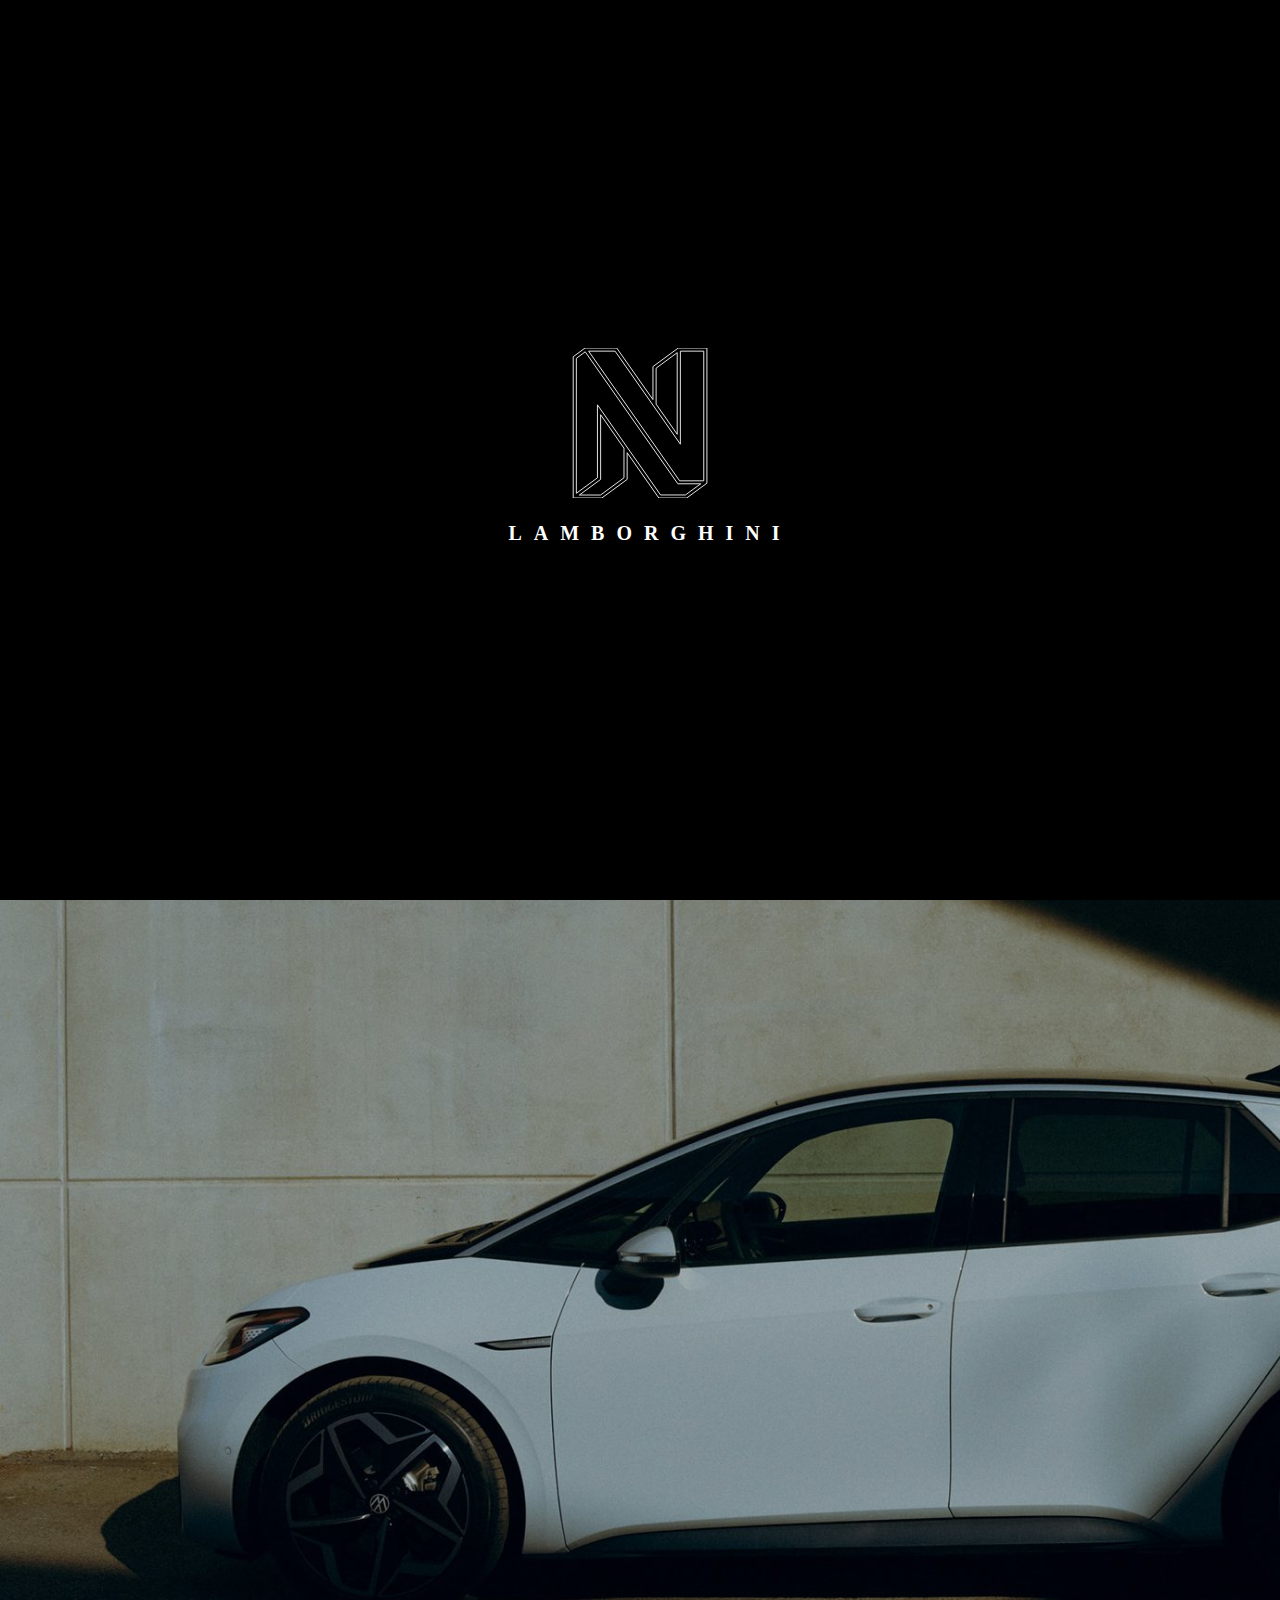
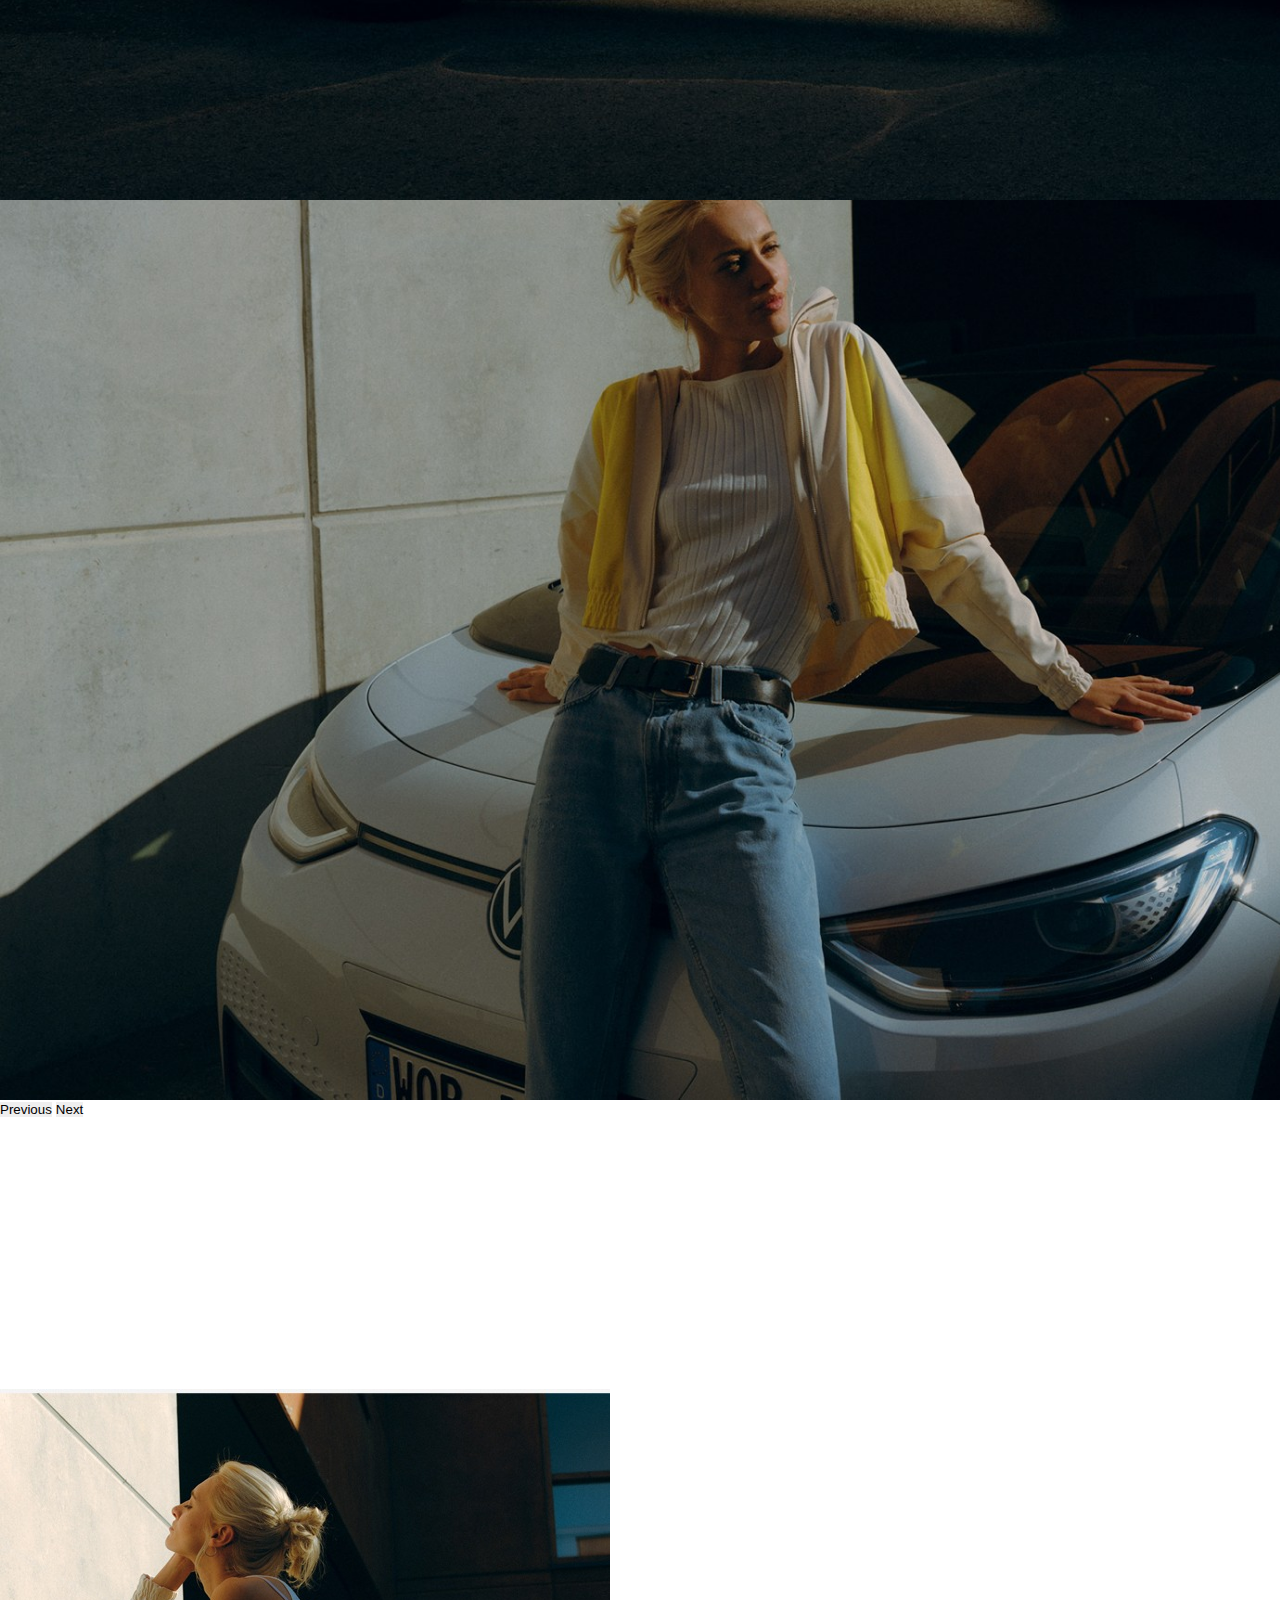
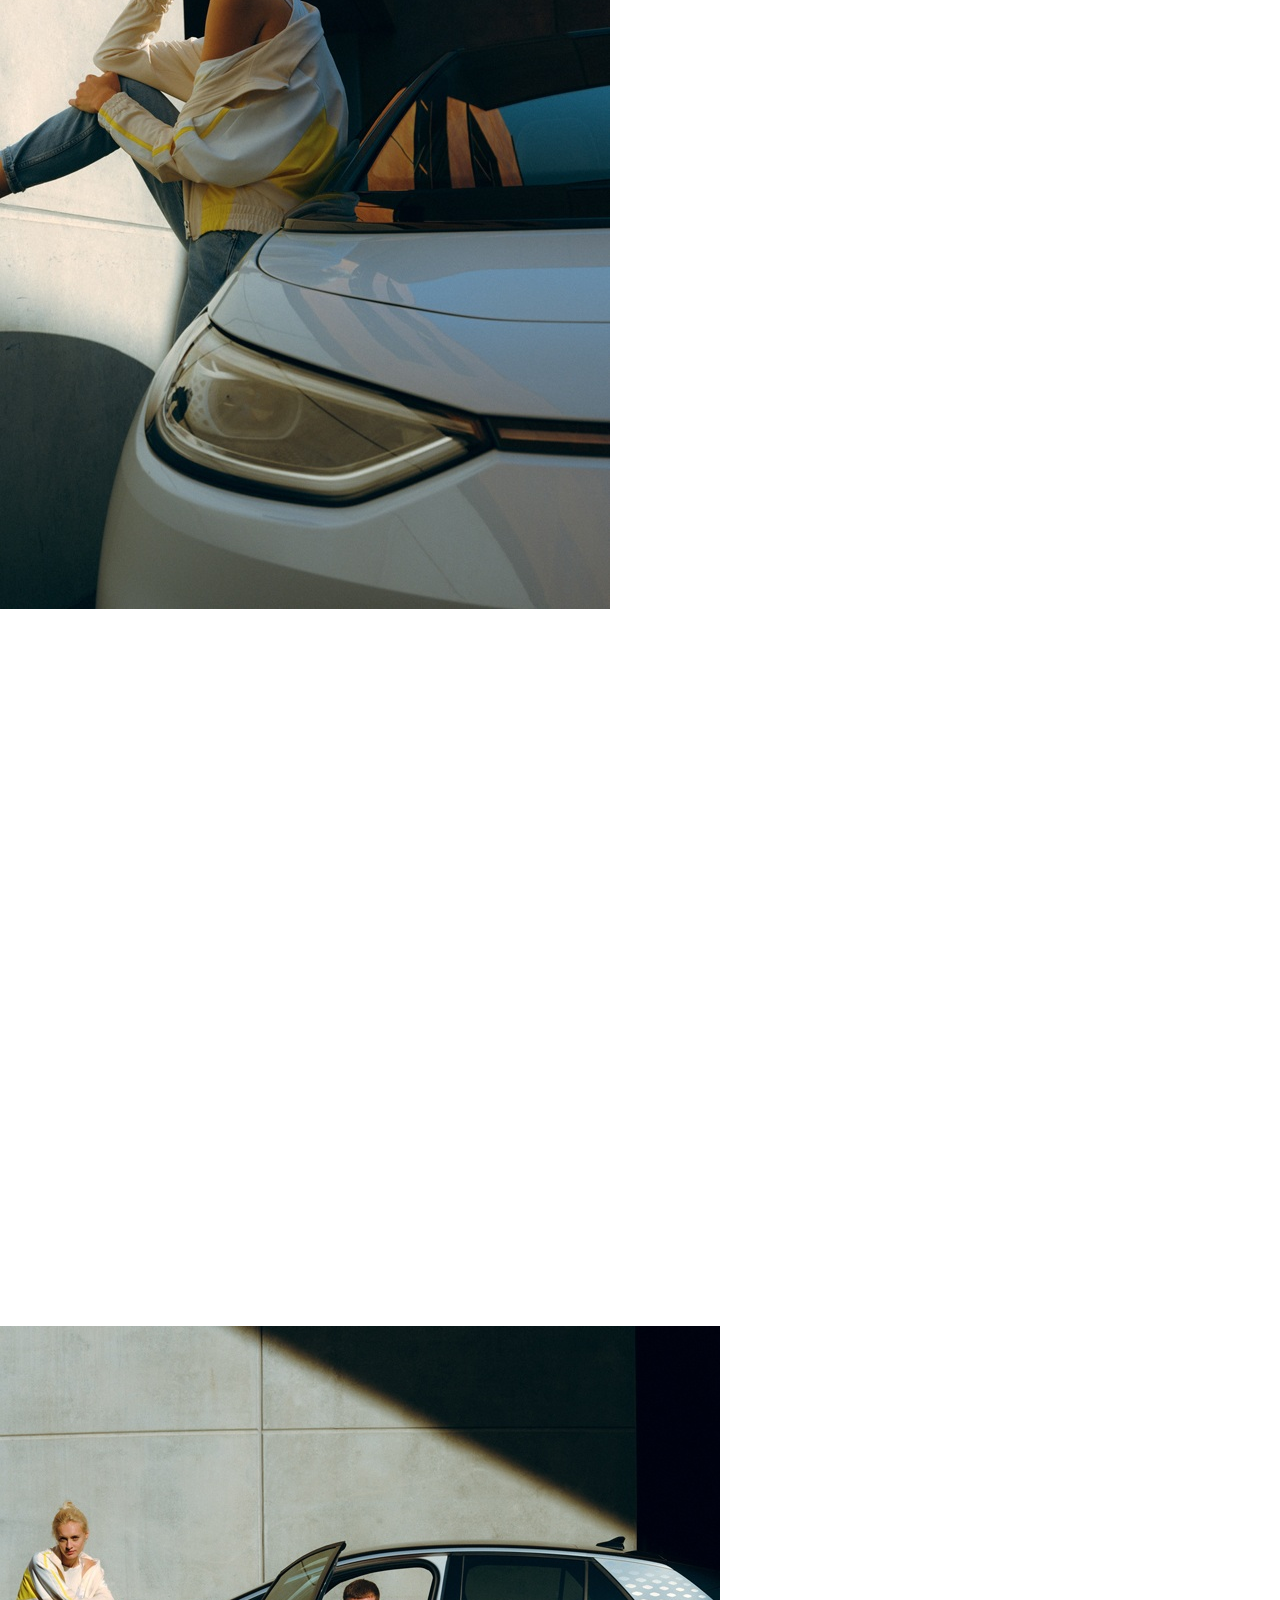
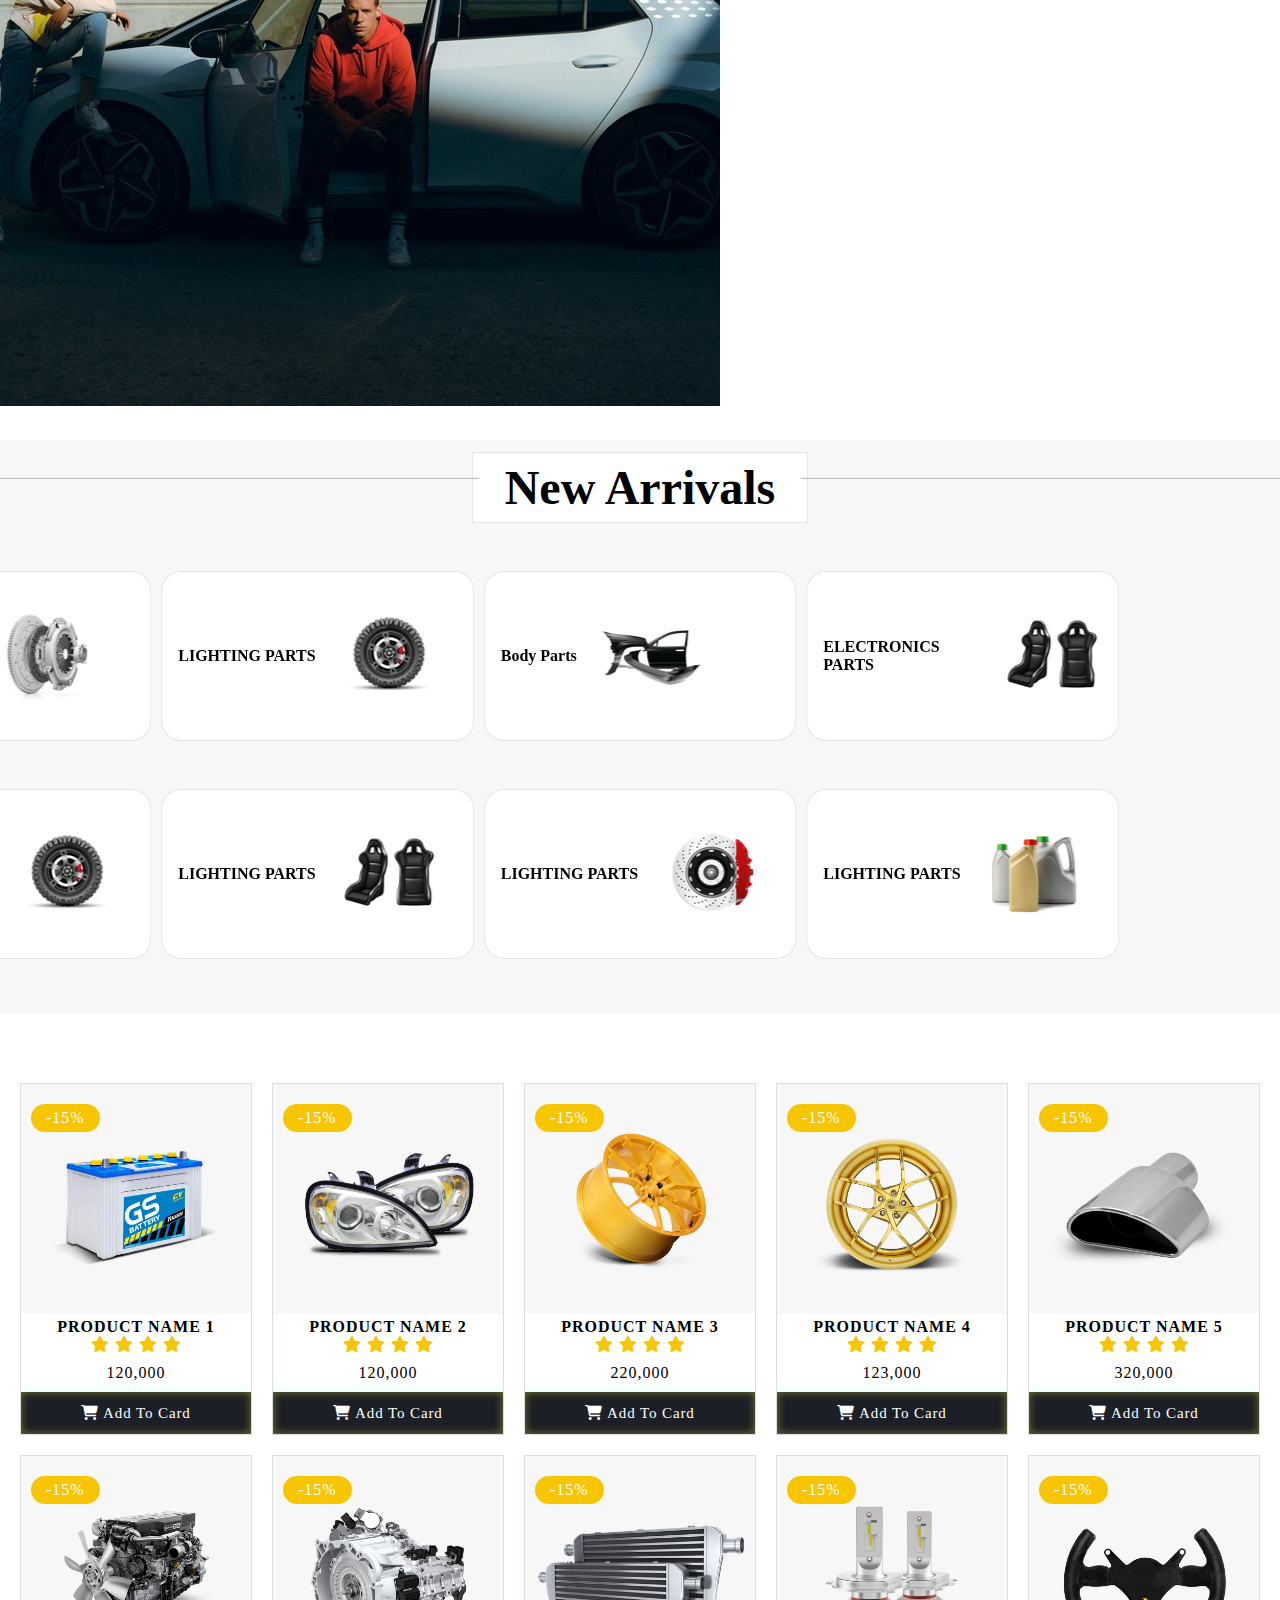
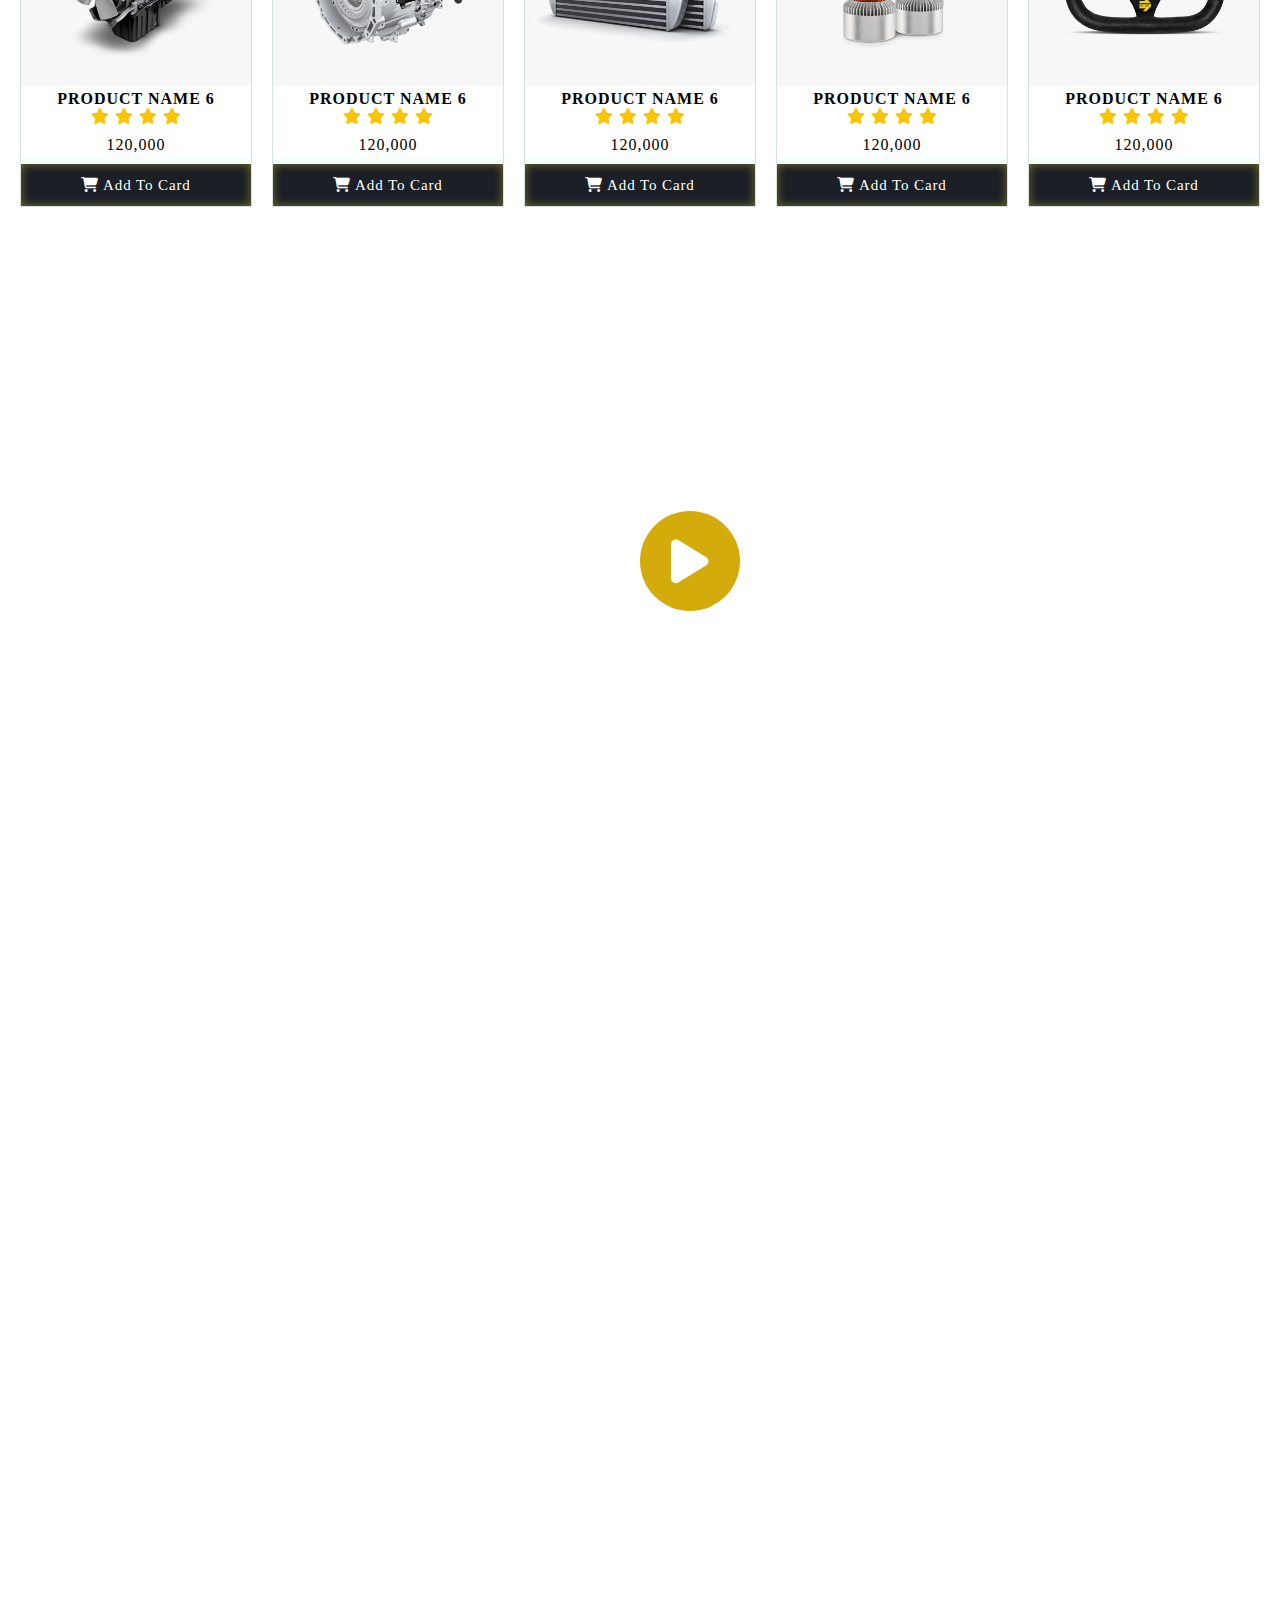
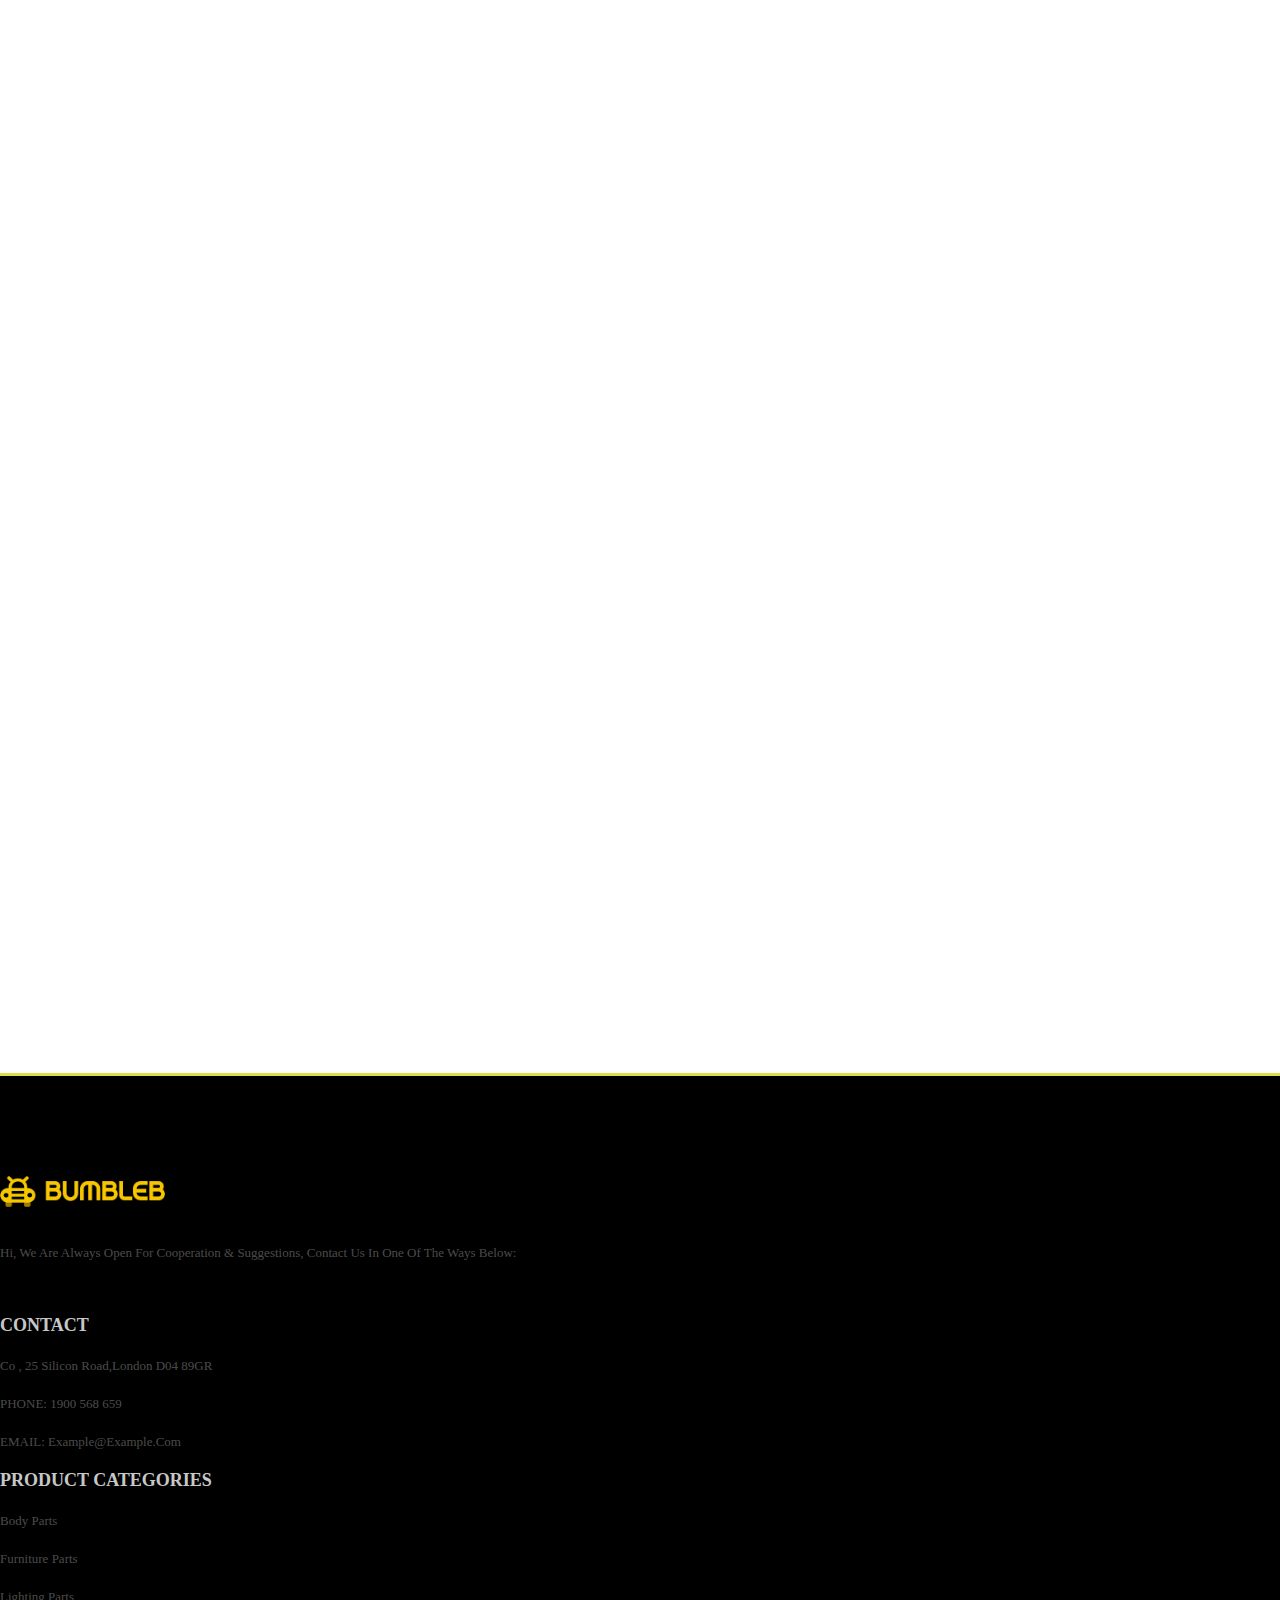
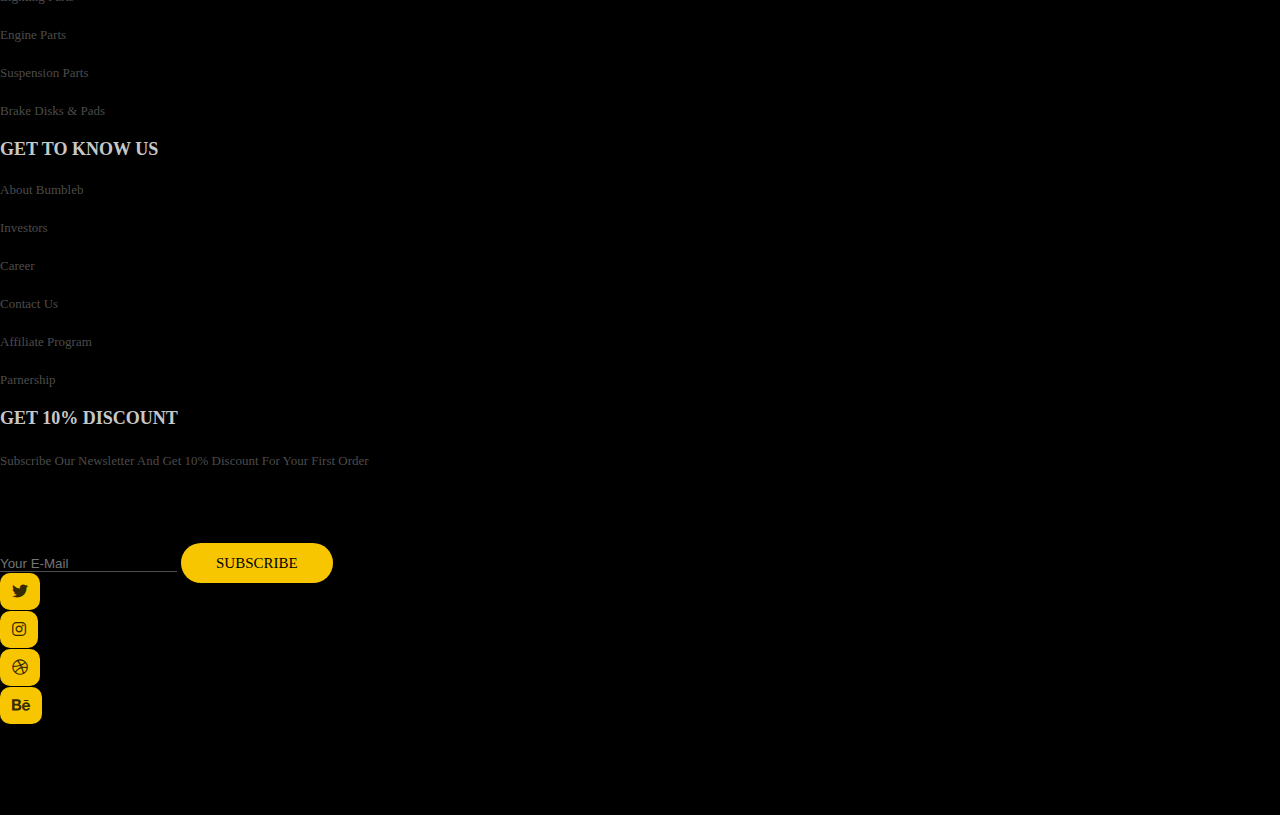
<file: index.html>
<!DOCTYPE html>
<html lang="en">
<head>
    <meta charset="UTF-8">
    <meta name="viewport" content="width=device-width, initial-scale=1.0">
    <title>Document</title>
    <link rel="stylesheet" href="style.css">
    <link href="https://cdn.jsdelivr.net/npm/bootstrap@5.0.2/dist/css/bootstrap.min.css" rel="stylesheet"
        integrity="sha384-EVSTQN3/azprG1Anm3QDgpJLIm9Nao0Yz1ztcQTwFspd3yD65VohhpuuCOmLASjC" crossorigin="anonymous">
<!-- icons -->
<link rel="stylesheet" href="https://cdnjs.cloudflare.com/ajax/libs/font-awesome/6.5.1/css/all.min.css">

<link rel="stylesheet" href="https://cdnjs.cloudflare.com/ajax/libs/font-awesome/5.15.4/css/all.min.css">
<!-- slider -->
<link rel="stylesheet" href="https://cdn.jsdelivr.net/npm/swiper@11/swiper-bundle.min.css" />
<!-- wow js -->
<link rel="stylesheet" href="https://unpkg.com/aos@next/dist/aos.css" />
</head>
<body>
<!-- <header id="nav " class="fixed-top">
    <nav class="navbar navbar-expand-lg">
        <div class="container-fluid">
            <a class="navbar-brand logo" href="#">
                <img src="img/logo-yellow.png" alt="">
<button class="navbar-toggler border" type="button" data-bs-toggle="collapse" data-bs-target="#navbarSupportedContent"
    aria-controls="navbarSupportedContent" aria-expanded="false" aria-label="Toggle navigation">
    <i class="fa-solid fa-car text-warning"></i>
</button>
                <div class="collapse navbar-collapse" id="navbarSupportedContent">
                    <ul class="navbar-nav mx-auto mb-2 mb-lg-0">
                     <li class="nav-item ">
                    <a class="nav-link mt-2 " href="#home">Home</a>

                        </li> 
                        <li class="nav-item mt-3">
                            <a class="nav-link" href="#about">about</a>
                        </li>
                        <li class="nav-item mt-3">
                            <a class="nav-link" href="#CATEGORY">CATEGORY</a>
                        </li>
                        <li class="nav-item mt-3">
                            <a class="nav-link" href="#footer">footer</a>
                        </li>
                    </ul>
                </div>
            </a>
            
            <div class="icons">
                
                <a href="./WishList.html" class="icon2">
                    <i class="fa-solid fa-heart"></i>
                </a>
                <div class="shopping">
                    <i class="fa-solid fa-cart-shopping"></i>
                    <span class="quantity">0</span>
                </div>
            </div>
        </div>
    </nav>
</header> -->
<header class="header">

    <a href="" class="logo"><img src="img/logo-yellow.png" alt=""></a>
    <nav class="navbar">
        <ul>
            <li><a href="#home">home</a></li>
            <li><a href="#about">about</a></li>
            <li><a href="PRODUCT1/indx.html">Product</a>
            
            </li>
            <li><a href="#arrivals">arrivals</a></li>
            <li><a href="#">Product2</a></li>
        </ul>
    </nav>
    <div class="icons">
        <!-- <a href="#"><i class="fa fa-heart"></i></a>
        <a href="#"><i class="fa fa-shopping-cart"></i></a>
        <a href="#"><i class="fa fa-user"></i></a> -->
        <a href="./WishList.html" class="icon2">
            <i class="fa-solid fa-heart"></i>
        </a>
        <div class="shopping ">
            <i class="fa-solid fa-bag-shopping"></i>
            <span class="quantity">0</span>
        </div>
    </div>

    <div class="fa-solid fa-car" id="menu-bar"></div>

</header>
 <section class="one" id="home">
    <div id="carouselExampleAutoplaying" class="carousel slide" data-bs-ride="carousel">
        <div class="carousel-inner">
            <div class="carousel-item active"  >
                 <img src="img/slider-7.jpg" class="d-block w-100 " alt="..."> 
                <div class="carousel-caption"  >
                    <h1 class=" text-uppercase fw-bolder">lifestyle vehicle</h1>
                    <p>discover our origin line - designed for your offroud performance</p>
                    <button class="btnn">apply now</button>
                </div>
            </div>
            <div class="carousel-item" >
                 <img src="img/slider-8.jpg" class="d-block w-100" alt="..."> 
                <div class="carousel-caption " >
                    <h1 class=" text-uppercase fw-bolder">a electric car</h1>
                    <p>discover our origin line - designed for your offroud performance</p>
                    <button class="btnn">apply now</button>
                </div>
            </div>
            <div class="carousel-item" >
                 <img src="img/slider-9.jpg" class="d-block w-100" alt="..."> 
                <div class="carousel-caption  " >
                    <h1 class=" text-uppercase fw-bolder">new technology</h1>
                    <p>discover our origin line - designed for your offroud performance</p>
                    <button class="btnn">apply now</button>
                </div>
            </div>
        </div>
        <button class="carousel-control-prev" type="button" data-bs-target="#carouselExampleAutoplaying"
            data-bs-slide="prev">
            <span class="carousel-control-prev-icon" aria-hidden="true"></span>
            <span class="visually-hidden">Previous</span>
        </button>
        <button class="carousel-control-next" type="button" data-bs-target="#carouselExampleAutoplaying"
            data-bs-slide="next">
            <span class="carousel-control-next-icon" aria-hidden="true"></span>
            <span class="visually-hidden">Next</span>
        </button>
    </div>
</section> 
<!--  -->
<div class="go-top-btn">
<!-- <img src="img/car-3.png" alt="arrow up"> -->
<i class="fa-solid fa-car"></i>
</div>
<section class="">
<div class="container bg-warning pb-5 ">
<div class="row">
<div class="col-lg-3">
<div class="dropdown n mt-4 p-3" data-aos="fade-left">
    <button class="btn  dropdown-toggle" type="button" id="dropdownMenuButton1" data-bs-toggle="dropdown"
        aria-expanded="false">
        Select Maker
    </button>
    <ul class="dropdown-menu" aria-labelledby="dropdownMenuButton1">
        <li><a class="dropdown-item" href="#">Audi</a></li>
        <li><a class="dropdown-item" href="#">BMW</a></li>
        <li><a class="dropdown-item" href="#">Mercedes</a></li>
    </ul>
</div>
</div>
<div class="col-lg-3">
    <div class="dropdown bg-white p-3 mt-4 "data-aos="fade-up"data-aos-delay="50"data-aos-duration="1500" >
        <button class="btn  dropdown-toggle" type="button" id="dropdownMenuButton1" data-bs-toggle="dropdown"
            aria-expanded="false">
            Select Model
        </button>
        <ul class="dropdown-menu" aria-labelledby="dropdownMenuButton1">
            <li><a class="dropdown-item" href="#">A8</a></li>
            <li><a class="dropdown-item" href="#">XM</a></li>
            <li><a class="dropdown-item" href="#">G-Class</a></li>
        </ul>
    </div>
</div>
<div class="col-lg-3">
    <div class="dropdown bg-white p-3 mt-4"  data-aos="fade-rigth"data-aos-delay="50"data-aos-duration="1500" >
        <button class="btn  dropdown-toggle" type="button" id="dropdownMenuButton1" data-bs-toggle="dropdown"
            aria-expanded="false">
        Select Year
        </button>
        <ul class="dropdown-menu" aria-labelledby="dropdownMenuButton1">
            <li><a class="dropdown-item" href="#">2023</a></li>
            <li><a class="dropdown-item" href="#">2022</a></li>
            <li><a class="dropdown-item" href="#">2021</a></li>
        </ul>
    </div>
</div>
<div class="col-lg-3" data-aos="fade-up"data-aos-delay="50"data-aos-duration="1500">
<button class="btn btn1 wow flash mt-4">filter
    <i class="fa-solid fa-magnifying-glass"></i>
</button>
</div>
</div>
</div>
</section>
<!--  -->
<section id="about" class="pt-5">
    <div class="px-3">
<div class="row">
<div class="col-lg-6 "><img src="img/img-14.jpg" alt="" class="container-md"></div>
<div class="col-lg-6 ga">
<div class="three-text1">
<h2 class="woww  fw-bolder "    data-aos="fade-up"  data-aos-delay="50"data-aos-duration="1500">the future</h2>
<h3 class="woww  fw-bolder "     data-aos="fade-up" data-aos-delay="50"data-aos-duration="1500" >Roadster global trend</h3>
<h3 class="mb-4 woww "    data-aos="fade-up"  data-aos-delay="50"data-aos-duration="1500" >“e-” prefix signifies a with stop/start</h3>
<p class="mb-5 wow "    data-aos="fade-up"  data-aos-delay="50"data-aos-duration="1500" >Meet Gene, Tim & their partner Donato! Not only are Gene & Tim
    the face of our business, but they’re
    the original Doctor’s with over 30 years in detailing experience. Read more about their evolving
    business & process by hail damage, and more from owned vehicles and rentals! We are excited to
    offer many of these services at our location downtown NOW.clicking below.</p>
    <div class="elements mb-5"data-aos="fade-up"  data-aos-delay="50"data-aos-duration="1500" >
      <div class="row">
<div class="ele col-lg-4">
    <h4>power</h4>
    <p>370 Hp</p>
</div>
<div class="ele wow fadeInUp col-lg-4 px-1">
    <h4>0-100km</h4>
    <p>4.1 sec</p>
</div>
<div class="d-inline-block wow fadeInUp col-lg-4">
    <h4>top speed</h4>
    <p>275km/h</p>
</div>
      </div>
    </div>
    <div class="three-text2 mb-5 "    data-aos="fade-up"   data-aos-delay="50"data-aos-duration="1500">
        <h4>interiors</h4>
        <p class="w-75">The interiors are finished in leather and Alcantara marerials with a black theme and red accents.
        </p>
    </div>
    <div class="three-text2 "     data-aos="fade-up"  data-aos-delay="50"data-aos-duration="1500">
        <h4>engine</h4>
        <p class="w-75">It now develops an impressive 210kw. tarque is boosted as well, from 250Nm to a v6-like 300Nm. All
            of this is made vecal thanks</p>
    </div>
</div>   
</div>

</div>
    </div>
</section>

<!-- section -->
<section >
<div class="px-3" >
<div class="row">
<div class="col-lg-6 mt-5 ">
<div class="four-text1 ps-2">
    <h2 class="woww fw-bolder text-uppercase" data-aos="fade-right"  data-aos-delay="50"data-aos-duration="1500">charging</h2>
    <h3 class="woww mb-5 fw-bolder  text-uppercase"data-aos="fade-right"  data-aos-delay="50"data-aos-duration="1500" >Extends long distances reduces power consumption</h3>
    <p class="mb-5 " data-aos="fade-right"  data-aos-delay="50"data-aos-duration="1500">Meet Gene, Tim & their partner Donato! Not only are Gene & Tim
        the face of our business, but they’re the
        original Doctor’s with over 30 years in detailing experience. Read more about their evolving business & process
        by
        hail damage, and more from owned vehicles and rentals! We are excited to offer many of these services at
        our location downtown NOW.clicking below.</p>
    <div class="elements"data-aos="fade-up"  data-aos-delay="50"data-aos-duration="1500" >
        <div class="ele d-inline-block px-3 " data-wow-delay="2s">
            <h4>standard duration</h4>
            <p>9 days</p>
        </div>
        <div class="d-inline-block px-3 " data-wow-delay="2.25s">
            <h4>range</h4>
            <p>520 km</p>
        </div>
    </div>
</div>
</div>
<div class="col-lg-6 "><img src="img/img-15.jpg" alt="" class="container-md container-sm"></div>

</div>
</div>
</section>
<!-- section -->
<section class="arrivals" id="arrivals">
    <h1 class="heading"><span>new arrivals</span></h1>
    <!-- swiper -->
    <div class="swiper arrivals-slider">
        <div class="swiper-wrapper">
            <a href="" class="swiper-slide box text-decoration-none">

                <div class="contentt">
                    <h4 class="pe-3 fw-bolder">
                        Body Parts
                    </h4>
                </div>
                <div class="image">
                    <img src="img/cate-12.jpg" alt="">
                </div>
            </a>
            <!--  -->
            <a href="" class="swiper-slide box text-decoration-none">

                <div class="contentt">
                    <h4 class="pe-3 fw-bolder">ELECTRONICS PARTS</h3>

                </div>
                <div class="image">
                    <img src="img/cate-13.jpg" alt="">
                </div>
            </a>
            <!--  -->
            <a href="" class="swiper-slide box text-decoration-none">

                <div class="contentt">
                    <h4 class="pe-3 fw-bolder">ELECTRONICS PARTS</h3>

                </div>
                <div class="image">
                    <img src="img/cate-14.jpg" alt="">
                </div>
            </a>
            <!--  -->
            <a href="" class="swiper-slide box text-decoration-none">

                <div class="contentt">
                    <h4 class="pe-3 fw-bolder">ENGINE PARTS</h4>
                </div>
                <div class="image">
                    <img src="img/cate-15.jpg" alt="">
                </div>
            </a>
            <!--  -->
            <a href="" class="swiper-slide box text-decoration-none">

                <div class="contentt ">
                    <h4 class="pe-3 fw-bolder">LIGHTING PARTS</h4>
                </div>
                <div class="image">
                    <img src="img/cate-16.jpg" alt="">
                </div>
            </a>
        </div>
    </div>
    <!-- div2 -->
    <!-- swiper -->
    <div class="swiper arrivals-slider">
        <div class="swiper-wrapper">
            <a href="" class="swiper-slide box text-decoration-none">

                <div class="contentt ">
                    <h4 class="pe-3 fw-bolder">LIGHTING PARTS</h4>
                </div>
                <div class="image">
                    <img src="img/cate-18.jpg" alt="">
                </div>
            </a>
            <!--  -->
            <a href="" class="swiper-slide box text-decoration-none">

                <div class="contentt ">
                    <h4 class="pe-3 fw-bolder">LIGHTING PARTS</h4>
                </div>
                <div class="image">
                    <img src="img/cate-20.jpg" alt="">
                </div>
            </a>
            <!--  -->
            <a href="" class="swiper-slide box text-decoration-none">

                <div class="contentt ">
                    <h4 class="pe-3 fw-bolder">LIGHTING PARTS</h4>
                </div>
                <div class="image">
                    <img src="img/cate-21.jpg" alt="">
                </div>
            </a>
            <!--  -->
            <a href="" class="swiper-slide box text-decoration-none">

                <div class="contentt ">
                    <h4 class="pe-3 fw-bolder">LIGHTING PARTS</h4>
                </div>
                <div class="image">
                    <img src="img/cate-16.jpg" alt="">
                </div>
            </a>
            <!--  -->
            <a href="" class="swiper-slide box text-decoration-none">

                <div class="contentt ">
                    <h4 class="pe-3 fw-bolder">LIGHTING PARTS</h4>
                </div>
                <div class="image">
                    <img src="img/cate-13.jpg" alt="">
                </div>
            </a>
        </div>
    </div>
</section>
<!-- section -->
<div class="list">

</div>

<div class="cardd">
    <div class="d-flex justify-content-between">
    <h1>Card</h1>
<h1 class="ma"></h1>
    </div>
    <ul class="listCard">
    </ul>
    <div class="checkOut">
        <div class="total">0</div>
        <div class="closeShopping">Close</div>
    </div>
</div>
<!--  -->

<!--  -->
   
<section class="PRICE position-relative">
<div class="card back text-bg-dark ">
<div class="content text-md-center text-lg-start cont ">
    <h2 class="mb-3 text-white fw-bolder fs-1 text-uppercase" data-aos="fade-right"data-aos-delay="50"data-aos-duration="1500">autopart</h2>
    <h3 class="text-white fw-bolder fs-1 text-uppercase"data-aos="fade-right"  data-aos-delay="50"data-aos-duration="1500" >Electric car spare parts</h3>
    <h3 class="mb-4 text-white fw-bolder fs-1 text-uppercase"data-aos="fade-right"  data-aos-delay="50"data-aos-duration="1500" >best price</h3>
    <a href="Shop.html" class="btnn p-3"data-aos="fade-right"  data-aos-delay="50"data-aos-duration="1500" >shop now</a>
</div>
<div class="video">
    <div class="play-btn">
        <i class="fa-solid fa-play"></i>
    </div>
</div>
</div>
<div class="vido">
    <div class="markk text-end my-2"><i class="fa-solid fa-xmark"></i>
</div>
<div class="vid">

</div>
</div>
</section>
<!--  -->
<section class="eight">
    <div class="container-fluid ">
        <div class="row">
            <div class="col-lg-3 col-md-6 mb-md-4 "data-aos="fade-right"  data-aos-delay="50"data-aos-duration="1500" >
                <div class="image">
                    <img src="img/insta-1.jpg" alt="">
                </div>
            </div>
            <div class="col-lg-3 col-md-6 mb-md-4 "data-aos="fade-down"  data-aos-delay="50"data-aos-duration="1500" >
                <div class="image">
                    <img src="img/insta-2.jpg" alt="">
                </div>
            </div>
            <div class="col-lg-3 col-md-6 mb-md-4 "data-aos="fade-up"  data-aos-delay="50"data-aos-duration="1500" >
                <div class="image">
                    <img src="img/insta-3.jpg" alt="">
                </div>
            </div>
            <div class="col-lg-3 col-md-6 mb-md-4 " data-aos="fade-left"  data-aos-delay="50"data-aos-duration="1500">
                <div class="image">
                    <img src="img/insta-4.jpg" alt="">
                </div>
            </div>
        </div>
    </div>
</section>

<footer id="footer">
    <div class="container-fluid">
        <div class="row">
            <div class="col-lg-3 col-md-6 mb-md-5 wow fadeInLeft" data-wow-delay="1s">
                <img src="img/logo-yellow.png" alt="">
                <p>Hi, we are always open for cooperation & suggestions, contact us in one of the ways below:</p>
                <h4>contact</h4>
                <ul>
                    <li>
                        <a href="">
                            <span>Co , 25 Silicon Road,London D04 89GR</span>
                        </a>
                    </li>
                    <li>
                        <a href="">
                            <span>PHONE: 1900 568 659</span>
                        </a>
                    </li>
                    <li>
                        <a href="">
                            <span>EMAIL: example@example.com</span>
                        </a>
                    </li>
                </ul>
            </div>
            <div class="col-lg-3 col-md-6 mb-md-5 wow fadeInUp" data-wow-delay="1.5s">
                <h4 class="mb-5">Product Categories</h4>
                <ul>
                    <li>
                        <a href="" class="hover-link">Body Parts</a>
                    </li>
                    <li>
                        <a href="" class="hover-link">Furniture Parts</a>
                    </li>
                    <li>
                        <a href="" class="hover-link">Lighting Parts</a>
                    </li>
                    <li>
                        <a href="" class="hover-link">Engine Parts</a>
                    </li>
                    <li>
                        <a href="" class="hover-link">Suspension Parts</a>
                    </li>
                    <li>
                        <a href="" class="hover-link">Brake disks & Pads</a>
                    </li>
                </ul>
            </div>
            <div class="col-lg-3 col-md-6 mb-md-5 wow fadeInUp" data-wow-delay="2s">
                <h4 class="mb-5">Get to Know Us</h4>
                <ul>
                    <li>
                        <a href="" class="hover-link">About Bumbleb</a>
                    </li>
                    <li>
                        <a href="" class="hover-link">Investors</a>
                    </li>
                    <li>
                        <a href="" class="hover-link">Career</a>
                    </li>
                    <li>
                        <a href="" class="hover-link">Contact Us</a>
                    </li>
                    <li>
                        <a href="" class="hover-link">Affiliate Program</a>
                    </li>
                    <li>
                        <a href="" class="hover-link">Parnership</a>
                    </li>
                </ul>
            </div>
            <div class="col-lg-3 col-md-6 mb-md-5 wow fadeInRight" data-wow-delay="2.5s">
                <h4 class="mb-5">Get 10% Discount</h4>
                <p>Subscribe our newsletter and get 10% discount for your
                    first order</p>
                <div class="subscribe d-flex mb-5">
                    <input type="email" placeholder="Your E-mail" class="w-50">
                    <button class="btnn">subscribe</button>
                </div>
                <ul>
                    <li class="d-inline-block">
                        <a href="" class="social"><i class="fa-brands fa-twitter"></i></a>
                    </li>
                    <li class="d-inline-block ms-2">
                        <a href="" class="social"><i class="fa-brands fa-instagram"></i></a>
                    </li>
                    <li class="d-inline-block ms-2">
                        <a href="" class="social"><i class="fa-brands fa-dribbble"></i></a>
                    </li>
                    <li class="d-inline-block ms-2">
                        <a href="" class="social"><i class="fa-brands fa-behance"></i></a>
                    </li>
                </ul>
            </div>
        </div>
    </div>
</footer>





<div class="loading-page">
    <svg id="svg" xmlns="http://www.w3.org/2000/svg" viewBox="0 0 512 512">

        <path
            d="M415.44 512h-95.11L212.12 357.46v91.1L125.69 512H28V29.82L68.47 0h108.05l123.74 176.13V63.45L386.69 0h97.69v461.5zM38.77 35.27V496l72-52.88V194l215.5 307.64h84.79l52.35-38.17h-78.27L69 13zm82.54 466.61l80-58.78v-101l-79.76-114.4v220.94L49 501.89h72.34zM80.63 10.77l310.6 442.57h82.37V10.77h-79.75v317.56L170.91 10.77zM311 191.65l72 102.81V15.93l-72 53v122.72z" />
    </svg>


    <div class="name-container">
        <div class="logo-name">lamborghini</div>
    </div>
</div>
<!--  -->

<!--  -->

<!-- wow js -->
    <script src="https://cdn.jsdelivr.net/npm/bootstrap@5.0.2/dist/js/bootstrap.bundle.min.js"
        integrity="sha384-MrcW6ZMFYlzcLA8Nl+NtUVF0sA7MsXsP1UyJoMp4YLEuNSfAP+JcXn/tWtIaxVXM"
        crossorigin="anonymous"></script>

        <!-- slider -->
        <script src="https://cdn.jsdelivr.net/npm/swiper@11/swiper-bundle.min.js"></script>
<!--  -->
              
           <script src="https://unpkg.com/aos@next/dist/aos.js"></script>
  <script>
    AOS.init();
  </script>     
<!-- wow js -->

        <script src="main.js"></script>
</body>
</html>
</file>
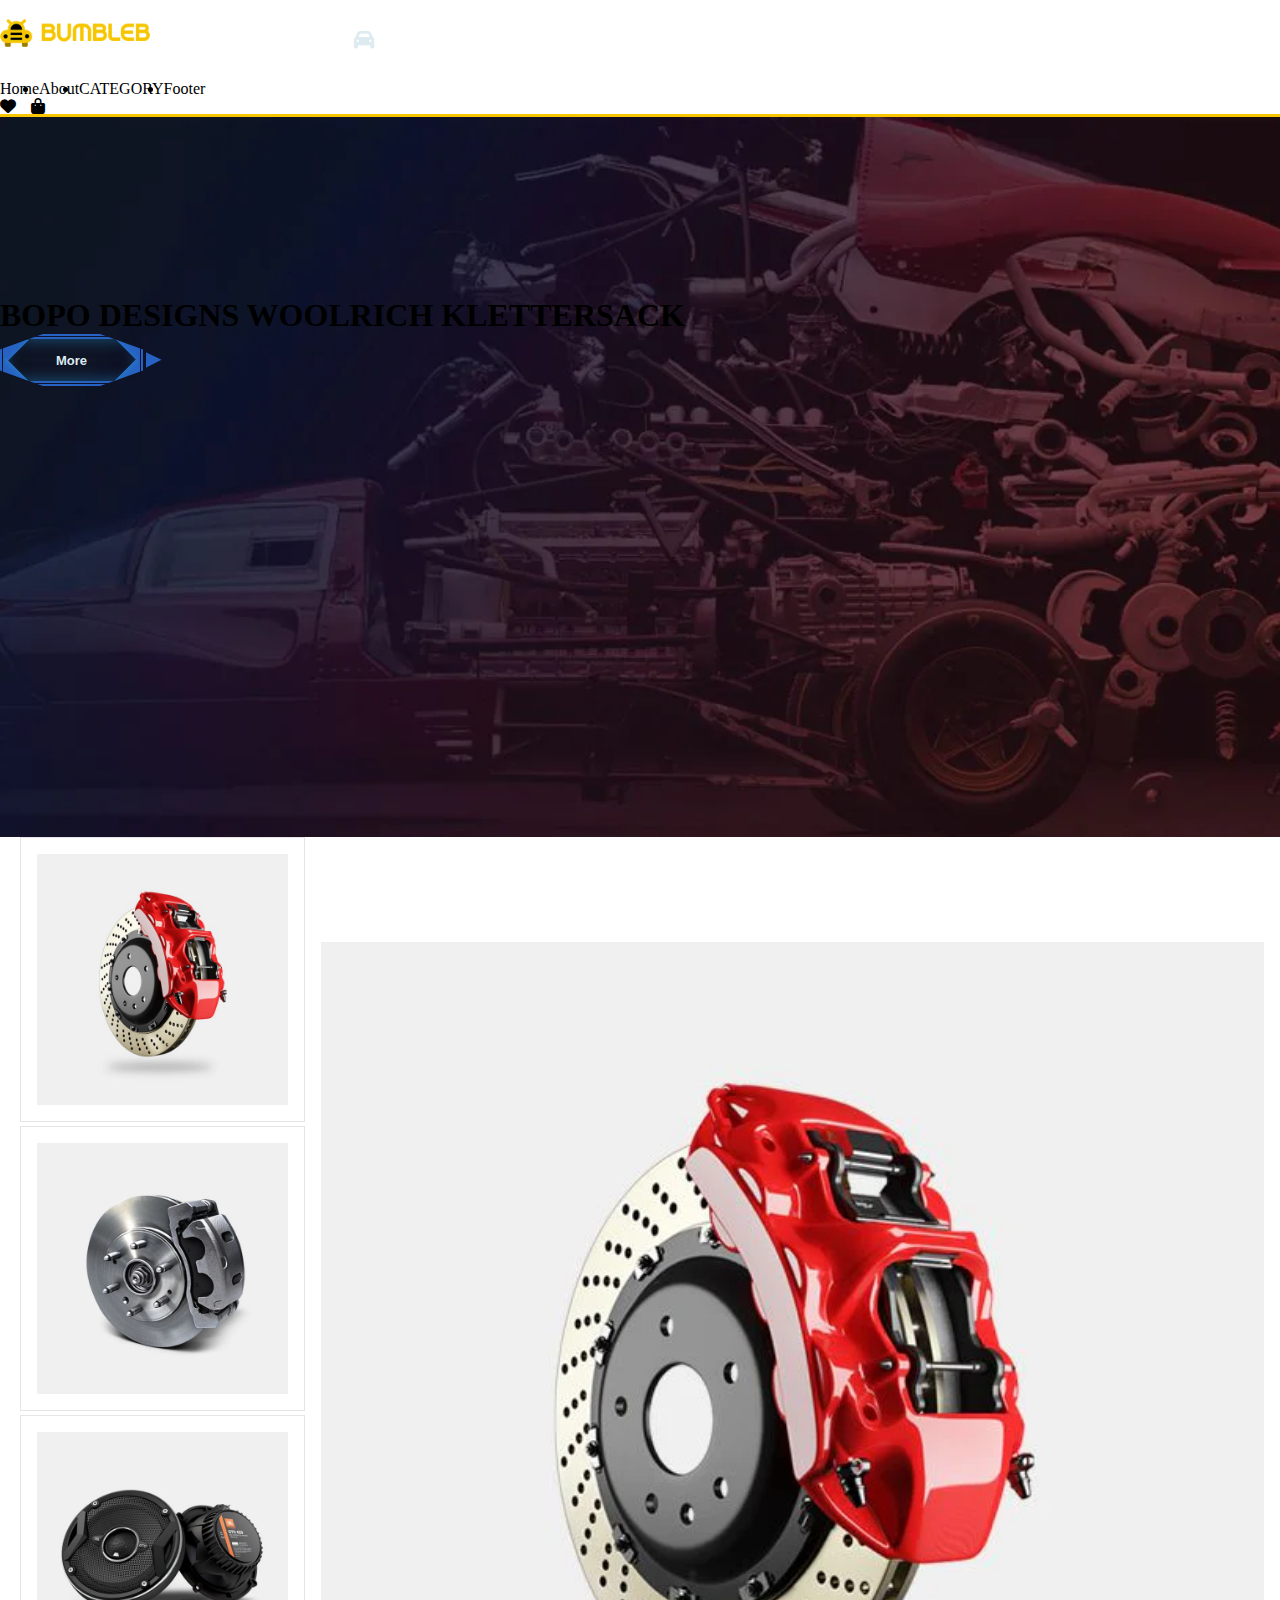
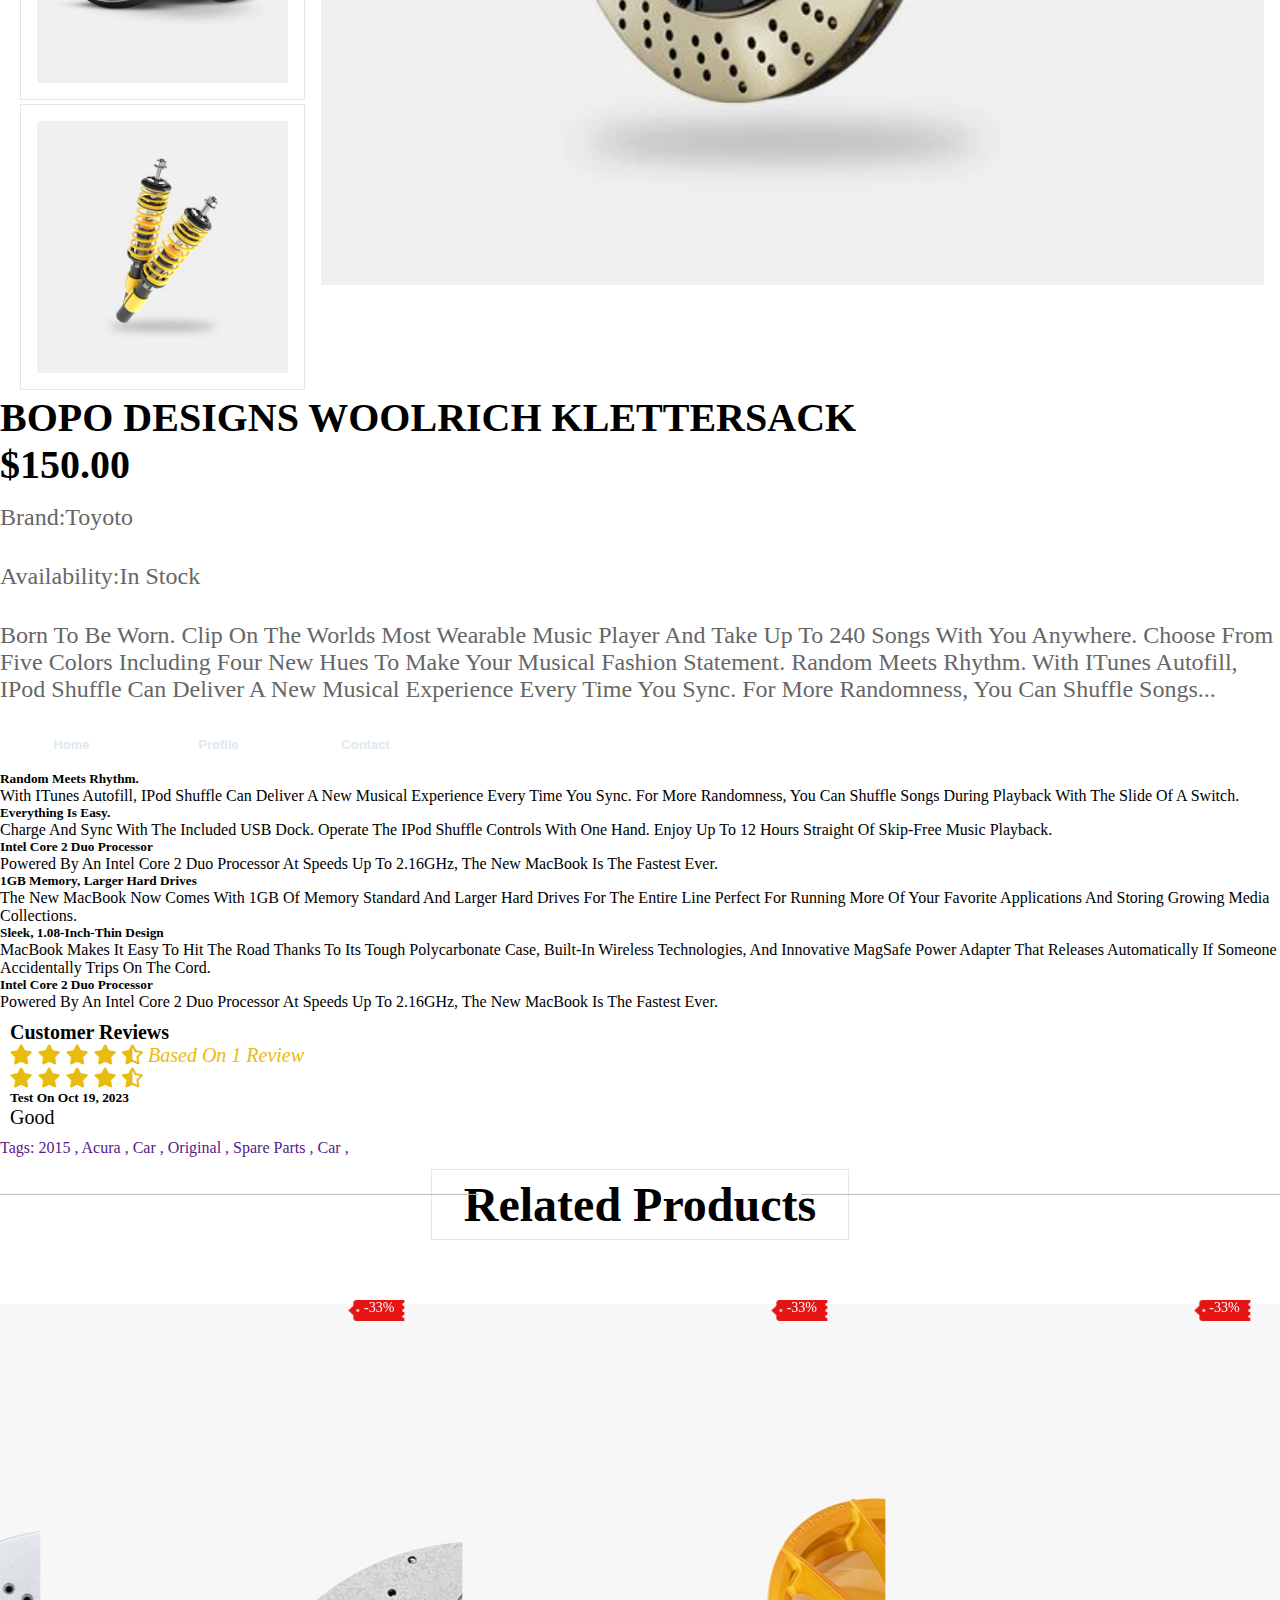
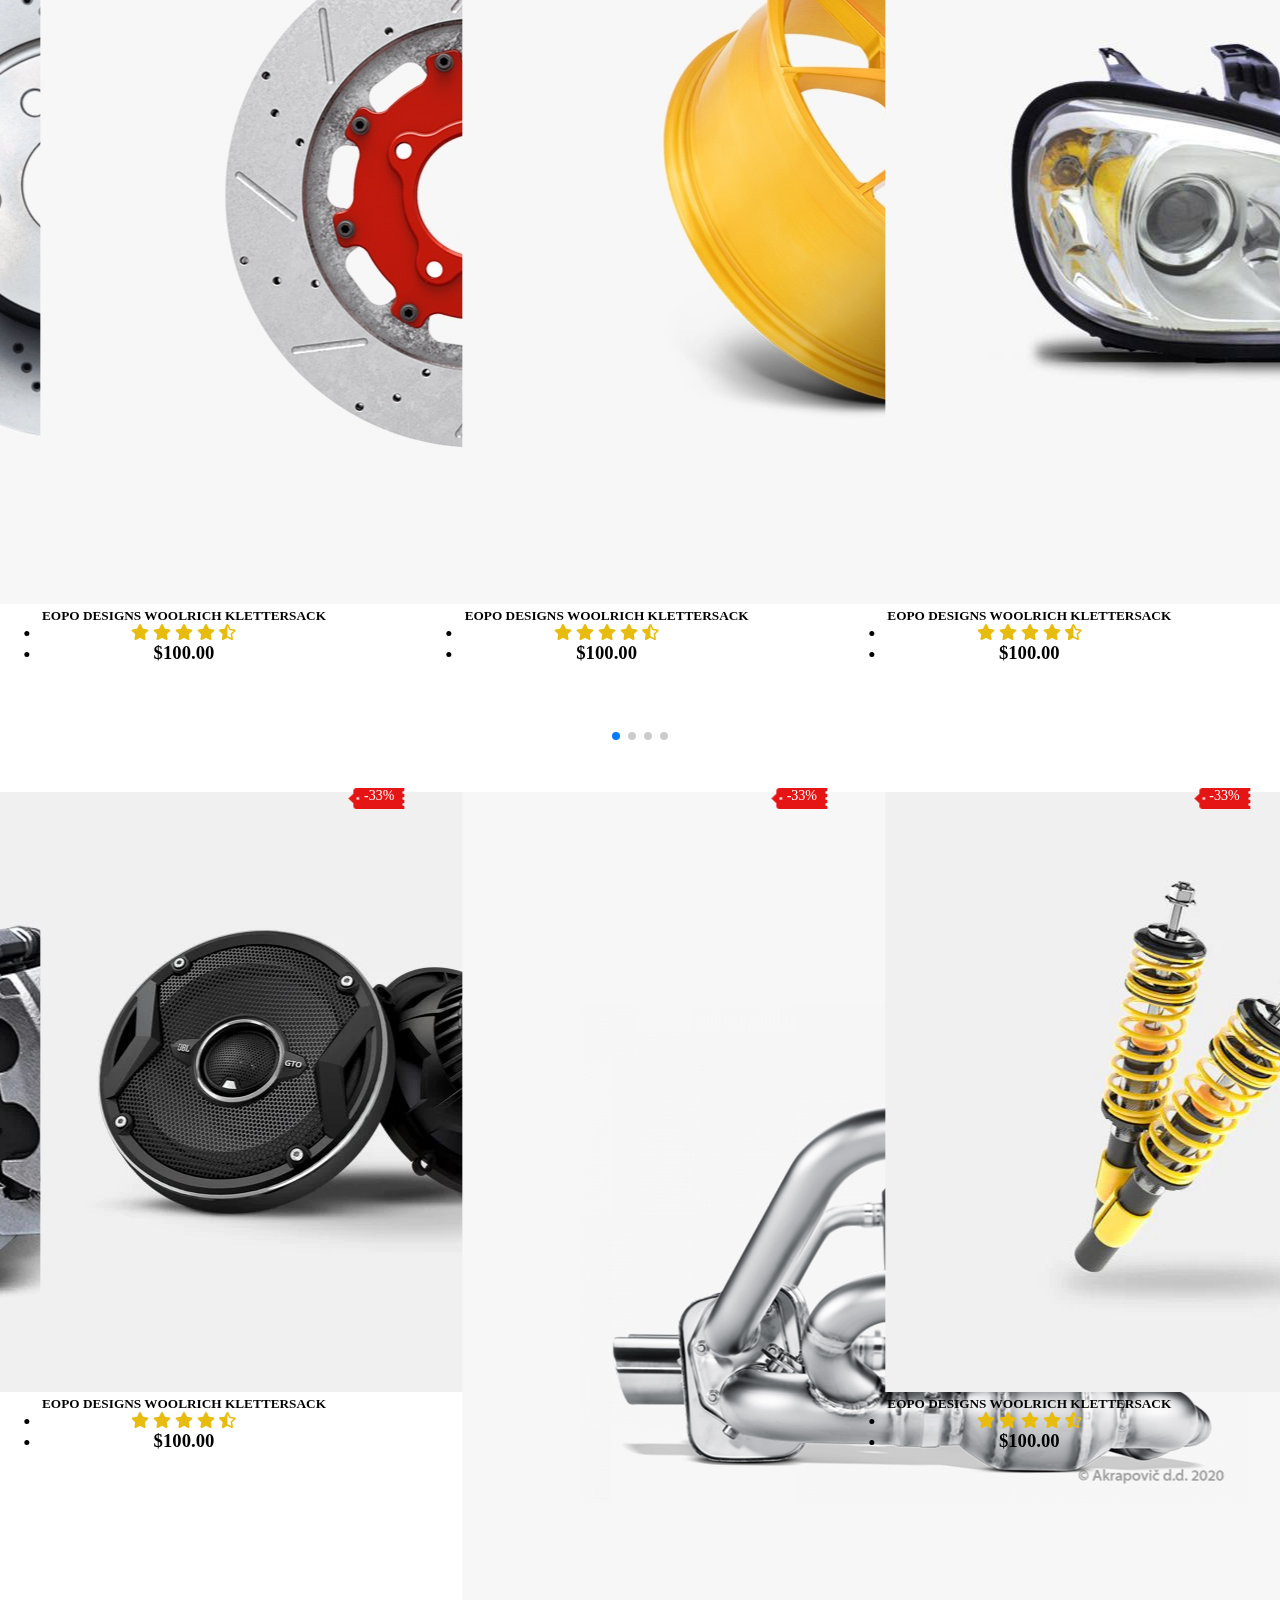
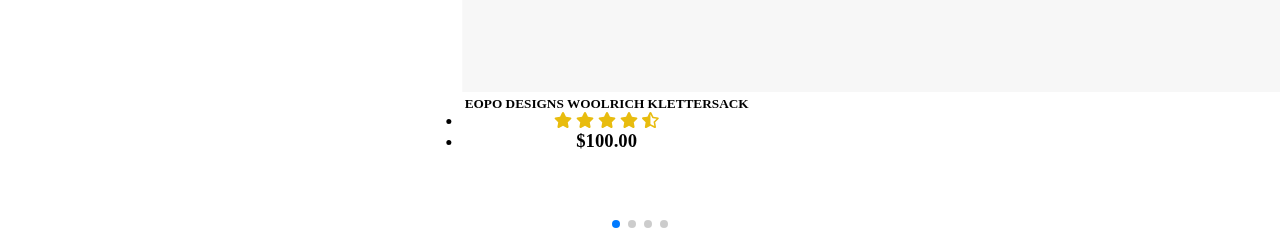
<file: PRODUCT1/indx.html>
<!DOCTYPE html>
<html lang="en">
<head>
    <meta charset="UTF-8">
    <meta name="viewport" content="width=device-width, initial-scale=1.0">
    <title>Document</title>
    <link rel="stylesheet" href="../style.css">
    <link rel="stylesheet" href="sty.css">
    <link href="https://cdn.jsdelivr.net/npm/bootstrap@5.0.2/dist/css/bootstrap.min.css" rel="stylesheet"
        integrity="sha384-EVSTQN3/azprG1Anm3QDgpJLIm9Nao0Yz1ztcQTwFspd3yD65VohhpuuCOmLASjC" crossorigin="anonymous">
    <!-- icons -->
    <link rel="stylesheet" href="https://cdnjs.cloudflare.com/ajax/libs/font-awesome/6.5.1/css/all.min.css">
    
    <link rel="stylesheet" href="https://cdnjs.cloudflare.com/ajax/libs/font-awesome/5.15.4/css/all.min.css">
    <!-- slider -->
    <link rel="stylesheet" href="https://cdn.jsdelivr.net/npm/swiper@11/swiper-bundle.min.css" />
</head>
<body>
<header id="nav " class="fixed-top">
    <nav class="navbar navbar-expand-lg">
        <div class="container-fluid">
            <a class="navbar-brand logo" href="#">
                <img src="../img/logo-yellow.png" alt="">
            </a>
            <button class="navbar-toggler border fs-6" type="button" data-bs-toggle="collapse"
                data-bs-target="#navbarSupportedContent" aria-controls="navbarSupportedContent" aria-expanded="false"
                aria-label="Toggle navigation">
                <i class="fa-solid fa-car text-warning"></i>
            </button>
            <div class="collapse navbar-collapse" id="navbarSupportedContent">
                <ul class="navbar-nav mx-auto mb-2 mb-lg-0">
                    <li class="nav-item">
                        <a class="nav-link active" aria-current="page" href="./Home.html">Home</a>
                    </li>
                    <li class="nav-item">
                        <a class="nav-link" href="#about">about</a>
                    </li>
                    <li class="nav-item">
                        <a class="nav-link" href="#CATEGORY">CATEGORY</a>
                    </li>
                    <li class="nav-item">
                        <a class="nav-link" href="#footer">footer</a>
                    </li>
                </ul>
            </div>
            <div class="icons">
                    <i class="fa-solid fa-heart"></i>
<i class="fa-solid fa-bag-shopping"></i>
                
            </div>
        </div>
    </nav>
</header>
<section>
    <div style="background-image: url(../img/collection_top.webp); background-size: cover; background-position: center; width: 100%; height: 80vh;">
        <div class="text-center divs">
            <h1 class="fs-3 text-white pb-3">BOPO DESIGNS WOOLRICH KLETTERSACK</h1>
            <button >
                more
                <div id="clip">
                    <div id="leftTop" class="corner"></div>
                    <div id="rightBottom" class="corner"></div>
                    <div id="rightTop" class="corner"></div>
                    <div id="leftBottom" class="corner"></div>
                </div>
                <span id="rightArrow" class="arrow"></span>
                <span id="leftArrow" class="arrow"></span>
            </button>
        </div>
    </div>

</section>

<!--featured  -->
<section class="featured pt-5" id="fearured">
    <div class="row">
        <div class="image-container col-lg-6 col-sm-12 ">
            <div class="small-image">
                <img src="../img/imgg1.webp" alt="" class="featured-image-1">
                <img src="../img/imgg2.webp" alt="" class="featured-image-1">
                <img src="../img/imgg3.webp" alt="" class="featured-image-1">
                <img src="../img/imgg4.webp" alt="" class="featured-image-1">
            </div>
            <div class="big-image ">
                <img src="../img/imgg1.webp" alt="" class="big-image-1">
            </div>
        </div>
        <div class="content col-lg-6 col-sm-12 py-4 ">
            <h3 class="border-bottom pb-1 fs-6">BOPO DESIGNS WOOLRICH KLETTERSACK</h3>
            <div class="price fs-4"> $150.00</div>
            <p class="fs-6">Brand:<span class="text-warning">Toyoto</span></p>
            <p class="fs-6">Availability:<span class="text-warning">In Stock</span></p>
            <p class="fs-6">
            Born to be worn. Clip on the worlds most wearable music player and take up to 240 songs with you anywhere. Choose from
            five colors including four new hues to make your musical fashion statement. Random meets rhythm. With iTunes autofill,
            iPod shuffle can deliver a new musical experience every time you sync. For more randomness, you can shuffle songs...
  
            </p>
            


        </div>

    </div>
</section>
<!-- tabs -->
<section>
    <div class="container py-5">
<!-- tabs -->
<nav>
    <div class="nav nav-tabs" id="nav-tab" role="tablist">
        <button class="nav-link active" id="nav-home-tab" data-bs-toggle="tab" data-bs-target="#nav-home" type="button"
            role="tab" aria-controls="nav-home" aria-selected="true">Home</button>
        <button class="nav-link" id="nav-profile-tab" data-bs-toggle="tab" data-bs-target="#nav-profile" type="button"
            role="tab" aria-controls="nav-profile" aria-selected="false">Profile</button>
        <button class="nav-link" id="nav-contact-tab" data-bs-toggle="tab" data-bs-target="#nav-contact" type="button"
            role="tab" aria-controls="nav-contact" aria-selected="false">Contact</button>
    </div>
</nav>
<div class="tab-content" id="nav-tabContent">
    <div class="tab-pane fade show active" id="nav-home" role="tabpanel" aria-labelledby="nav-home-tab">
<h5 class="fs-6 py-3">Random meets rhythm.</h5>
<p class="fs-6 pb-2 text-secondary">With iTunes autofill, iPod shuffle can deliver a new musical experience every time you sync. For more randomness, you
can shuffle songs during playback with the slide of a switch.</p>
<h5 class="fs-6 pb-2">Everything is easy.</h5>
<p class="fs-6 pb-2 text-secondary">Charge and sync with the included USB dock. Operate the iPod shuffle controls with one hand. Enjoy up to 12 hours
straight of skip-free music playback.
</p>
<h5 class="fs-6 pb-2">Intel Core 2 Duo processor</h5>
<p class="fs-6 text-secondary">Powered by an Intel Core 2 Duo processor at speeds up to 2.16GHz, the new MacBook is the fastest ever.
</p>
<h5 class="fs-6 pb-2">1GB memory, larger hard drives</h5>
<p class="fs-6 text-secondary">The new MacBook now comes with 1GB of memory standard and larger hard drives for the entire line perfect for running
more of your favorite applications and storing growing media collections.
</p>
<h5 class="fs-6 pb-2">Sleek, 1.08-inch-thin design</h5>
<p class="fs-6 text-secondary">MacBook makes it easy to hit the road thanks to its tough polycarbonate case, built-in wireless technologies, and
innovative MagSafe Power Adapter that releases automatically if someone accidentally trips on the cord.

</p>
<h5 class="fs-6">Intel Core 2 Duo processor</h5>
<p class="fs-6 text-secondary">Powered by an Intel Core 2 Duo processor at speeds up to 2.16GHz, the new MacBook is the fastest ever.
</p>
</div>
    <div class="tab-pane fade" id="nav-profile" role="tabpanel" aria-labelledby="nav-profile-tab">
        <div class="border   ">
<div class="px-5 ">
    <h4 class="py-3">Customer Reviews</h4>
    <div class="stars border-bottom pb-3">
        <i class="fas fa-star"></i>
        <i class="fas fa-star"></i>
        <i class="fas fa-star"></i>
        <i class="fas fa-star"></i>
        <i class="fas fa-star-half-alt"></i>
        <i>Based on 1 review</i>
    </div>
    <div class="stars py-5">
        <i class="fas fa-star"></i>
        <i class="fas fa-star"></i>
        <i class="fas fa-star"></i>
        <i class="fas fa-star"></i>
        <i class="fas fa-star-half-alt"></i>
    </div>
    <h6>test on Oct 19, 2023</h6>
    <p>good</p>

</div>

        </div>
    </div>
    <div class="tab-pane fade" id="nav-contact" role="tabpanel" aria-labelledby="nav-contact-tab">
        <span>
            <a href="" class="text-dark text-decoration-none">Tags:</a>
            <a href="" class="text-danger text-decoration-none">2015 ,</a>
            <a href="" class="text-danger text-decoration-none">Acura ,</a>
            <a href="" class="text-danger text-decoration-none">car ,</a>
<a href="" class="text-danger text-decoration-none">original ,</a>
<a href="" class="text-danger text-decoration-none">spare parts ,</a>
<a href="" class="text-danger text-decoration-none">car ,</a>
        </span>
    </div>
</div>
    </div>
</section>
<!--  -->
<!--  -->
<section class="featured" id="featured">
    <h1 class="heading fs-6"><span class="fs-1 p-3">Related Products</span>  </h1>
    <div class="swiper featured-slider">
        <!-- swiper-wrapper -->
        <div class="swiper-wrapper">
            <div class="swiper-slide box">
            <div class="card position-relative" style="width: 18rem;">
                <img class="card-img-top" src="../img/Image-23.jpg" alt="Card image cap">
                <div class="card-body">
                    <h5 class="card-title fs-6">EOPO DESIGNS WOOLRICH KLETTERSACK</h5>
            
                </div>
                <ul class="list-group list-group-flush">
                    <li class="list-group-item">
                        <div class="stars">
                            <i class="fas fa-star"></i>
                            <i class="fas fa-star"></i>
                            <i class="fas fa-star"></i>
                            <i class="fas fa-star"></i>
                            <i class="fas fa-star-half-alt"></i>
                        </div>
                    </li>
                    <li class="list-group-item">
                        <h3 class="fs-5 text-danger">$100.00</h3>
                    </li>
                </ul>
                <div class="label_sale"><span>-33%</span></div>
            </div>
            </div>
            <!-- box2 -->
            <div class="swiper-slide box">
            <div class="card position-relative" style="width: 18rem;">
                <img class="card-img-top" src="../img/Image-22.jpg" alt="Card image cap">
                <div class="card-body">
                    <h5 class="card-title fs-6">EOPO DESIGNS WOOLRICH KLETTERSACK</h5>
            
                </div>
                <ul class="list-group list-group-flush">
                    <li class="list-group-item">
                        <div class="stars">
                            <i class="fas fa-star"></i>
                            <i class="fas fa-star"></i>
                            <i class="fas fa-star"></i>
                            <i class="fas fa-star"></i>
                            <i class="fas fa-star-half-alt"></i>
                        </div>
                    </li>
                    <li class="list-group-item">
                        <h3 class="fs-5 text-danger">$100.00</h3>
                    </li>
                </ul>
                <div class="label_sale"><span>-33%</span></div>
            </div>
            </div>
            <!-- box3 -->
            <div class="swiper-slide box">
                <div class="card position-relative" style="width: 18rem;">
                    <img class="card-img-top" src="../img/Image-4.jpg" alt="Card image cap">
                    <div class="card-body">
                        <h5 class="card-title fs-6">EOPO DESIGNS WOOLRICH KLETTERSACK</h5>
                
                    </div>
                    <ul class="list-group list-group-flush">
                        <li class="list-group-item">
                            <div class="stars">
                                <i class="fas fa-star"></i>
                                <i class="fas fa-star"></i>
                                <i class="fas fa-star"></i>
                                <i class="fas fa-star"></i>
                                <i class="fas fa-star-half-alt"></i>
                            </div>
                        </li>
                        <li class="list-group-item">
                            <h3 class="fs-5 text-danger">$100.00</h3>
                        </li>
                    </ul>
                    <div class="label_sale"><span>-33%</span></div>
                </div>
            </div>
            <!-- box4 -->
            <div class="swiper-slide box">
                <div class="card position-relative" style="width: 18rem;">
                    <img class="card-img-top" src="../img/Image-3.jpg" alt="Card image cap">
                    <div class="card-body">
                        <h5 class="card-title fs-6">EOPO DESIGNS WOOLRICH KLETTERSACK</h5>
                
                    </div>
                    <ul class="list-group list-group-flush">
                        <li class="list-group-item">
                            <div class="stars">
                                <i class="fas fa-star"></i>
                                <i class="fas fa-star"></i>
                                <i class="fas fa-star"></i>
                                <i class="fas fa-star"></i>
                                <i class="fas fa-star-half-alt"></i>
                            </div>
                        </li>
                        <li class="list-group-item">
                            <h3 class="fs-5 text-danger">$100.00</h3>
                        </li>
                    </ul>
                    <div class="label_sale"><span>-33%</span></div>
                </div>
            </div>

        </div>
        <div class="swiper-pagination"></div>
    </div>
    <!--** **tow ****************************************-->
    <div class="swiper featured-slider">

        <div class="swiper-wrapper">

            <div class="swiper-slide box">
            <div class="card position-relative" style="width: 18rem;">
                <img class="card-img-top" src="../img/Image-5.jpg" alt="Card image cap">
                <div class="card-body">
                    <h5 class="card-title fs-6">EOPO DESIGNS WOOLRICH KLETTERSACK</h5>
            
                </div>
                <ul class="list-group list-group-flush">
                    <li class="list-group-item">
                        <div class="stars">
                            <i class="fas fa-star"></i>
                            <i class="fas fa-star"></i>
                            <i class="fas fa-star"></i>
                            <i class="fas fa-star"></i>
                            <i class="fas fa-star-half-alt"></i>
                        </div>
                    </li>
                    <li class="list-group-item">
                        <h3 class="fs-5 text-danger">$100.00</h3>
                    </li>
                </ul>
                <div class="label_sale"><span>-33%</span></div>
            </div>
            </div>

            <div class="swiper-slide box">
        <div class="card position-relative" style="width: 18rem;">
            <img class="card-img-top" src="../img/imgg4.webp" alt="Card image cap">
            <div class="card-body">
                <h5 class="card-title fs-6">EOPO DESIGNS WOOLRICH KLETTERSACK</h5>
        
            </div>
            <ul class="list-group list-group-flush">
                <li class="list-group-item">
                    <div class="stars">
                        <i class="fas fa-star"></i>
                        <i class="fas fa-star"></i>
                        <i class="fas fa-star"></i>
                        <i class="fas fa-star"></i>
                        <i class="fas fa-star-half-alt"></i>
                    </div>
                </li>
                <li class="list-group-item">
                    <h3 class="fs-5 text-danger">$100.00</h3>
                </li>
            </ul>
            <div class="label_sale"><span>-33%</span></div>
        </div>
            </div>

            <div class="swiper-slide box">
               
                <div class="card position-relative" style="width: 18rem;">
                    <img class="card-img-top" src="../img/imgg2.webp" alt="Card image cap">
                    <div class="card-body">
                     <h5 class="card-title fs-6">EOPO DESIGNS WOOLRICH KLETTERSACK</h5>
  
                    </div>
                    <ul class="list-group list-group-flush">
                        <li class="list-group-item">
                            <div class="stars">
                                <i class="fas fa-star"></i>
                                <i class="fas fa-star"></i>
                                <i class="fas fa-star"></i>
                                <i class="fas fa-star"></i>
                                <i class="fas fa-star-half-alt"></i>
                            </div>
                        </li>
                        <li class="list-group-item">
                        <h3 class="fs-5 text-danger">$100.00</h3>
                        </li>
                    </ul>
                   <div class="label_sale"><span>-33%</span></div>
                </div>
            </div>

            <div class="swiper-slide box">
            <div class="card position-relative" style="width: 18rem;">
                <img class="card-img-top" src="../img/imgg3.webp" alt="Card image cap">
                <div class="card-body">
                    <h5 class="card-title fs-6">EOPO DESIGNS WOOLRICH KLETTERSACK</h5>
            
                </div>
                <ul class="list-group list-group-flush">
                    <li class="list-group-item">
                        <div class="stars">
                            <i class="fas fa-star"></i>
                            <i class="fas fa-star"></i>
                            <i class="fas fa-star"></i>
                            <i class="fas fa-star"></i>
                            <i class="fas fa-star-half-alt"></i>
                        </div>
                    </li>
                    <li class="list-group-item">
                        <h3 class="fs-5 text-danger">$100.00</h3>
                    </li>
                </ul>
                <div class="label_sale"><span>-33%</span></div>
            </div>
                
            </div>

        </div>

        <div class="swiper-pagination"></div>

    </div>

</section>
<!-- section -->










    <script src="https://cdn.jsdelivr.net/npm/bootstrap@5.0.2/dist/js/bootstrap.bundle.min.js"
        integrity="sha384-MrcW6ZMFYlzcLA8Nl+NtUVF0sA7MsXsP1UyJoMp4YLEuNSfAP+JcXn/tWtIaxVXM"
        crossorigin="anonymous"></script>
    
    <!-- slider -->
    <script src="https://cdn.jsdelivr.net/npm/swiper@11/swiper-bundle.min.js"></script>
    <!--  -->
    <script src="mai.js"></script>
</body>
</html>
</file>
<file: style.css>
* {
    padding: 0;
    margin: 0;
    box-sizing: border-box;
    outline: none;
    border: none;
    text-decoration: none;
    text-transform: capitalize;
    
}
body{
     overflow-x: hidden; 
}
html::-webkit-scrollbar-track {
    background: #000;
}

html::-webkit-scrollbar-thumb {
    background: #f7c601;
    border-radius: 10px;
}

html::-webkit-scrollbar {
    width: 10px;
}

.btnn {
    background-color: #f7c601;
    color: black;
    line-height: 40px;
    outline: none;
    border: none;
    font-size: 15px;
    padding: 0px 35px;
    border-radius: 24px;
    font-family: BoldItalic;
    text-transform: uppercase;
    transition: all 0.3s;
    text-decoration: none;
    margin-top: 20px;
}

.btnn:hover {
    background-color: black;
    color: white;
}
.go-top-btn {
    position: fixed;
    bottom: 35px;
    right: 35px;
    cursor: pointer;
    height: 50px;
    width: 50px;
     background: #fff;
    border: 3px solid #333; 
border-radius: 50%;
    display: none;
    justify-content: center;
    align-items: center;
    z-index: 9999999999;
}

/* .go-top-btn img {
    width: 50px;
    height: 50px;
    object-fit: cover;
} */
 .go-top-btn i {
    font-size: 24px;
    color: #f7c601;
 }
 @media(max-width:768px){
.go-top-btn{
    right: 30%;
}
 }

 .header {
     position: fixed;
     top: 0;
     left: 0;
     right: 0;
     z-index: 1000;
     background: #fff;
     border-bottom: solid #f7c601;
     padding: 1rem 9%;
     display: flex;
     align-items: center;
     justify-content: space-between;
 }

 .header .logo img {
     /* font-size: 2rem;
    color: #000;
    font-weight: 500;
    text-decoration: none; */
     width: 50%;
 }

 .header nav ul {
     list-style: none;
     display: flex;
     align-items: center;
     justify-content: space-around;
     margin: 0;
     padding: 0;
 }

 .header nav ul li {
     font-size: 1.5rem;
     color: #000;
     margin: 0 2rem;
 }

 .header nav ul li a {
     text-decoration: none;
     font-size: 1rem;
     color: #000;
     font-weight: bold;
 }
.shopping{
    margin-right: 20px;
}
 .header nav ul li a:hover {
     text-decoration: none;
     color: #d3ab0b;
 }

 header .icons a {
     font-size: 2rem;
     color: #000;
     margin-left: 1.5rem;
 }

 #menu-bar {
     font-size: 1rem;
     padding: .5rem 1rem;
     border: .1rem solid #f7c601;
     color: #000;
     border-radius: .3rem;
     cursor: pointer;
     display: none;
     color: #d3ab0b;
 }
 @media(max-width:768px) {
    

     #menu-bar {

         display: block;
     }

     .header nav {
         position: fixed;
         top: 5rem;
         right: -120%;
         height: calc(100vh - 5rem);
         width: 100vw;
         z-index: 2000000;
         background-color: #fff;
         border-top: .1rem solid rgba(0, 0, 0, .1);
     }

     .header .navbar ul {
         height: 100%;
         width: 33rem;
         background: #fff;
         flex-flow: column;
         justify-content: center;
         float: right;
     }

     .header nav ul li {
         margin: 1.5rem;
     }

     .header nav ul li a {
         padding: 1rem;
         width: 25rem;
         /*  */
         font-size: 1rem;
         background: #fff;
         border: .1rem solid #000;
         border-radius: .5rem;

         display: block;
         text-align: center;
     }
.icons a {
    font-size: 1.7rem;
    margin-right: 10px;
}



.icons a i {
    color: #000;
}

.icons a i:hover {
    color: #d3ab0b;
}

.icon2 {
    position: relative;
    text-align: right;
}








     .header nav ul li a:hover {
         background: #333;
         color: #fff;
     }

     header .navbar.active {
         right: 0;
     }
 }
 @media(max-width:429px){
    .header nav ul li a{
        width: 15rem;
    }
        header .logo img {
           
            width: 70%;
        }
 }
/*  */
 
.icons a {
    font-size: 1.7rem;
    margin-right: 10px;
}
.icons i:hover{
transform: translateY(-3px);
}
.icons a i {
    color: #000;
}

.icons a i:hover {
    color: #d3ab0b;
}

.icon2 {
    position: relative;
    text-align: right;
}





header .shopping {
    position: relative;
    text-align: right;
}

header .shopping i{
font-size: 1.5rem;
}

header .shopping span {
    background: #f7c601;
    border-radius: 50%;
    display: flex;
    justify-content: center;
    align-items: center;
    color: #fff;
    position: absolute;
    top: -5px;
    left: 50%;
    width: 20px;
    height: 20px;
    font-size: 14px;
}
.icons{
    display: flex;
    gap: 15px;
    align-items: center;
}
.navbar-nav{
    display: flex;
    align-items: center;

}
.navbar-toggler{
    margin-left: 100px;
}
/*  */


/*  */
.carousel-item {
    height: 100vh;
    min-width: 300px;
}

.carousel-caption {
    position: absolute;
    z-index: 2;
    top: 30%;
}

.carousel-caption h5 {
    font-size: 45px;
    text-transform: uppercase;
    letter-spacing: 2px;
    margin-top: 25px;
    color: aliceblue;
    
}

.carousel-caption p {
    width: 60%;
    margin: auto;
    font-size: 18px;
    color: aliceblue;
}

.w-100 {
    height: 100vh;
}

.service .card-body i {
    font-size: 50px;
}

.service .card-body::after {
    content: "";
}

/* responsive */
@media (max-width: 991px) {
    .carousel-caption {
        position: absolute;
        bottom: 390px;
    }

    .carousel-item img{
object-fit: cover;
    }
}

@media (max-width: 768px) {
    .navbar-nav {
        text-align: center;
    }

    .carousel-caption {
        position: absolute;
        bottom: 125px;
    }

    .carousel-caption h5 {
        font-size: 17px;
    }

    .carousel-caption a {
        padding: 10px 15px;
    }

    .carousel-caption p {
        width: 100%;
        line-height: 1.6;
    }
}
/*  */


/*  */
.n{

background-color: #fff;
border-radius:40px 0 0 40px ;
}
.btn1{
border-radius: 0 40px 40px 0 !important;
    padding: 20px 50px !important;
    background-color: black !important;
    color: #f7c601 !important;
}
/*  */
.three-text1 h2
 {
    font-size: 72px;
    text-transform: uppercase;
    color: black;
    margin-bottom: 10px;
    
}

.three-text1 h3{
    font-size: 40px;
    text-transform: uppercase;
    color: black;
    line-height: 35px;
}
@media(max-width:447px) {
    .three-text1 h2 {
        font-size: 20px;
    }
         .three-text1 h3 {
             font-size: 20px;
         }
}
.three-text1 p {
    font-size: 15px;
    line-height: 30px;
    width: 90%;
}
/* .elements{
    display: flex;
    align-items: center;
    gap: 80px;
} */
.ele{
    border-right: solid 1px #0000003f;
}
/* section */
.woww{
    font-size: 40px;
}
@media(max-width:447px) {
.woww {
        font-size: 20px;
    }
}
/*  */
#CATEGORY{
    background-color:#f7f7f7 ;
}
.carddd{
background-color: white;
display: flex;
justify-content: space-between;
align-items: center;
border: 1px solid transparent;
margin-bottom: 50px;
padding-bottom: 10px;
}
.carddd:hover {
    border: 1px solid #f7c601;
    box-shadow: 0 0 20px 0 rgba(0, 0, 0, .05);
}
.text h4:hover {
    color: #d3ab0b;
    cursor: pointer;
}
/* section */
.card-badge {
    position: absolute;
    top: 20px;
    left: 10px;
    background: #f7c601;
    color: #fff;
    padding: 5px 15px;
    font-size: var(--fs-7);
    border-radius: 25px;
}
.star i{
    color: #f7c601;
}
/*  */
 .list {
    display: grid;
    grid-template-columns: repeat(5, 1fr);
    column-gap: 20px;
    row-gap: 20px;
    margin-top: 50px;
    padding: 20px;
}

.list .item {
    text-align: center;
    background-color: #ffffff;
    letter-spacing: 1px;
    border: solid 1px rgb(216, 224, 224);
    position: relative;
    overflow: hidden;
    transition: 1s ease;
}

.list .item img {
    width: 100%;
    object-fit: cover;
    /* position: relative;
    overflow: hidden; */
}
.iconss{
    position: absolute;
    top: 0;
    right: -120%;
display: flex;
flex-flow: column;
    transition: 0.25s ease;
}
.iconss a {
    height: 2rem;
    width: 2rem;
    /* line-height: 4.5rem; */
    font-size: 20px;
    color: #000;
    border-radius: 50%;
    background: #fff;
    margin-top: .5rem;
    padding: 5px;
    text-decoration: none;
}
.iconss a:hover{
    color: #f7c601;
}
.list .item:hover .iconss{
    right: 10px;
}

.list .item .title {
    font-weight: 600;
}

.list .item .price {
    margin: 10px;
} 

.but{
    /* background-color: #1C1F25;
    color: #fff;
    width: 100%;
    padding: 10px; */
    font-size: 15px;
     padding: 0.7em 0;  
width: 100%;
    letter-spacing: 0.06em;
    position: relative;
    font-family: inherit;
    overflow: hidden;
    transition: all 0.3s;
    line-height: 1.4em;
    background-color: #1C1F25;
    color: #fff;
    border: 2px solid var(--green);
    box-shadow: inset 0 0 10px rgba(255, 242, 67, 0.4), 0 0 9px 3px rgba(27, 253, 156, 0.1);
}
.but:hover{
    box-shadow: inset 0 0 10px rgba(249, 252, 61, 0.6), 0 0 9px 3px rgba(248, 233, 92, 0.2);
    
}
.but::before{
    content: "";
        position: absolute;
        left: -4em;
        width: 4em;
        height: 100%;
        top: 0;
        transition: transform .4s ease-in-out;
        background: linear-gradient(to right, transparent 1%, rgba(255, 255, 255, 0.1) 40%, rgba(255, 255, 255, 0.1) 60%, transparent 100%);
}
.but:hover:before {
    transform: translateX(15em);
}


.cardd {
    position: fixed;
    top: 0;
    right: 0;
    width: 500px;
    background-color: #453E3B;
    height: 100vh;
    transition: 0.5s;
    z-index: 1000000000000000000;
    overflow: auto;
display: none;
}

/* .active .cardd {
    left: calc(100% - 500px);
} */
/* .active .cardd {
    right: 0;
} */
.cardd h1 {
    color: #E8BC0E;
    font-weight: 100;
    margin: 0;
    padding: 0 20px;
    height: 80px;
    display: flex;
    align-items: center;
}

.cardd .checkOut {
    position: absolute;
    bottom: -100%;
    
    width: 100%;
    display: grid;
    grid-template-columns: repeat(2, 1fr);

}

.cardd .checkOut div {
    background-color: #E8BC0E;
    width: 100%;
    height: 70px;
    display: flex;
    justify-content: center;
    align-items: center;
    font-weight: bold;
    cursor: pointer;
}

.cardd .checkOut div:nth-child(2) {
    background-color: #1C1F25;
    color: #fff;
}

.listCard li {
    display: grid;
    grid-template-columns: 100px repeat(3, 1fr);
    color: #fff;
    row-gap: 10px;
    margin-bottom: 20px;
}

.listCard li div {
    display: flex;
    justify-content: center;
    align-items: center;
}

.listCard li img {
    width: 90%;
}

.listCard li button {
    background-color: #fff5;
    border: none;
}

.listCard .count {
    margin: 0 10px;
}
.active .container {
    transform: translateX(-200px);
}
@media(max-width:991px){
.list {
        display: grid;
        grid-template-columns: repeat(2, 1fr);
        column-gap: 20px;
        row-gap: 20px;
        margin-top: 50px;
padding: 100px;
    }
 
}
@media(max-width:654px){
.list {
        display: grid;
        grid-template-columns: repeat(1, 1fr);
        column-gap: 20px;
        row-gap: 20px;
        margin-top: 50px;
    }
}
 @media(max-width:478px) {
    .list {
            display: grid;
            grid-template-columns: repeat(1, 1fr);
            column-gap: 20px;
            row-gap: 20px;
            margin-top: 50px;
    padding: 30px;
        }
   
} 
@media(max-width:500px) {
    .listCard li {
            display: grid;
            grid-template-columns: 100px repeat(3, 1fr);
            color: #fff;
            row-gap: 7px;
            margin-bottom: 20px;
        }
        .list{
            padding: 10px;

                }
    }


/*  */
.back{
    background-image: url("img/back-17.jpg");
    background-position: center;
    background-attachment: fixed;
    background-size: cover;
    width: 100%;
    height: 90vh;
    position: relative;
}
.cont{
    padding: 200px 100px;
}
/*  */

.arrivals{
    background-color: #f7f7f7;
    margin-top: 30px;
    padding-bottom: 30px;
}
.heading {
    text-align: center;
    margin-bottom: 2rem;
    position: relative;
    padding-top: 20px;
}
.heading::before {
    content: "";
    position: absolute;
    top: 50%;
    left: 0;
    transform: translateY(-50%);
    width: 37.4%;
    height: .01rem;
    background: rgb(185, 183, 183);
}
.heading::after {
    content: "";
    position: absolute;
    top: 50%;
    right: 0;
    transform: translateY(-50%);
    width: 37.4%;
    height: .01rem;
    background: rgb(185, 183, 183);
}
.heading span {
    font-size: 3rem;
    padding: .5rem 2rem;
    color: black;
    background: #fff;
    border:0.1rem solid rgba(0, 0, 0, 0.1) ;
    z-index: 15;
}


.arrivals .arrivals-slider .box {
    display: flex;
    align-items: center;
    gap: 1.5rem;
    padding: 2rem 1rem;
    margin: 1.5rem 0;
    cursor: grab;
    border: 0.1rem solid rgba(0, 0, 0, 0.1) ;
    background-color: #fff;
    border-radius: 20px;
}


.arrivals .arrivals-slider .box:hover {
    border:0.1rem solid rgb(255, 253, 118) ;
}



.arrivals .arrivals-slider .box .contentt h4 {
    color: black;
}

/*  */
.video {
position: absolute;
top: 35%;
left: 50%;
    display: flex;
    align-items: center;
    justify-content: center;
}

.play-btn {
    display: flex;
    align-items: center;
    justify-content: center;
    background: #f60;
    background: #d3ab0b;
    color: #fff;
    font-size: 50px;
    width: 100px;
    height: 100px;
    z-index: 2;
    border-radius: 100%;
    position: relative;
    cursor: pointer;
}

.play-btn:before {
    content: '';
    position: absolute;
    border: 15px solid #fff;
    border-radius: 50%;
    top: -20px;
    left: -20px;
    right: -20px;
    bottom: -20px;
    animation: bloom1 1.5s linear infinite;
    opacity: 0;
    z-index: 1;
}

.play-btn:after {
    content: '';
    position: absolute;
    border: 15px solid #fff;
    border-radius: 50%;
    top: -20px;
    left: -20px;
    right: -20px;
    bottom: -20px;
    animation: bloom2 1.5s linear infinite;
    opacity: 0;
    animation-delay: .4s;
    z-index: 1;
}

@keyframes bloom1 {
    0% {
        transform: scale(.5);
    }

    50% {
        opacity: 1;
    }

    100% {
        transform: scale(1.5);
    }
}

@keyframes bloom2 {
    0% {
        transform: scale(.5);
    }

    50% {
        opacity: 1;
    }

    100% {
        transform: scale(1.5);
    }
}
.vido{
    width: 100%;
    height: 95vh;
    background-color: #00000081;
    position: fixed;
    top: 0;
    right: 0;
    left: 0;
    z-index: 666666;
display: none;
}
.vido.active{
display: block;
}

.vido i{
    font-size: 25px;
    color: #ffffff;
cursor: pointer;
}
.vid{
    width: 50%;
    height: 70vh;
    position: absolute;
    top: 10%;
    left: 20%;
    
}
@media(max-width:800px){
.vid{
position: absolute;
    top: 10%;
    left: 0;
}
.video {
    position: absolute;
    top: 10%;
    left: 50%;
    display: flex;
    align-items: center;
    justify-content: center;
}
.heading::before {
    content: "";
    position: absolute;
    top: 50%;
    left: 0;
    transform: translateY(-50%);
    width: 0;
   
}

.heading::after {
    content: "";
    position: absolute;
    top: 50%;
    right: 0;
    transform: translateY(-50%);
    width: 0;
    
}
}
@media(max-width:600px){
.vid {
        height: 70vh;
        width: 50%;
        right: 20%;
    }
        .cardd {
            position: fixed;
            top: 0;
            width: 500px;
            right: 0;
            background-color: #453E3B;
            height: 100vh;
            transition: 0.5s;
            z-index: 100000;
        }
}
 @media(max-width:500px){
.cardd {
        position: fixed;
        top: 0;
        width: 100%;
        right: 0;
        background-color: #453E3B;
        height: 100vh;
        transition: 0.5s;
        z-index: 100000000;
    }
}

/*  */
.eight {
    margin: 120px 0px;
}

.eight .image {
    overflow: hidden;
}

.eight img {
    transition: all 0.3s;
}

.eight img:hover {
    transform: scale(1.1);
}
@media(max-width:766px){
    .eight img {
        margin-bottom: 15px;
        }
}
/*  */
footer {
    background-color: black;
    border-top: solid rgb(224, 222, 70);
    padding: 100px 0px 80px;
}

footer img {
    max-width: 165px;
    margin-bottom: 30px;
}

footer p {
    color: #FFFFFF4D;
    font-size: 13px;
    line-height: 24px;
    margin-bottom: 50px;
    width: 80%;
}

footer h4 {
    margin-bottom: 20px;
    color: hsla(0, 0%, 100%, .8);
    font-size: 18px;
    text-transform: uppercase;
}

footer ul li {
    margin-bottom: 20px;
    list-style: none;
}
footer ul li a{
    text-decoration: none;
}
footer a span {
    color: #ffffff4d;
    font-size: 13px;

}

footer .hover-link {
    color: #ffffff4d;
    font-size: 13px;
}

footer .hover-link:hover {
    color: #f7c601;
}

.subscribe .btn {
    padding: 0px 10px;
}

.subscribe::placeholder {
    color: #ffffff4d;
}

.subscribe input {
    background-color: black;
    border: none;
    border-bottom: 1px solid #ffffff4d;
    color: #f7c601;
}

.subscribe input:focus {
    outline: none;
}

.social {
    background-color: #f7c601;
    border-radius: 10px;
    color: rgba(0, 0, 0, .8);
    padding: 10px 12px;
    transition: all 0.3s;
}

.social:hover {
    background-color: #caa200;
}


.loading-page {
    position: fixed;
    top: 0;
    left: 0;
    background: black;

    height: 100vh;
    z-index: 8000000000;
    width: 100%;
    display: flex;
    flex-direction: column;
    gap: 1.5rem;
    align-items: center;
    justify-content: center;
    color: #191654;
}
@media(max-width:500px){
    .loading-page{
        display: flex;
            flex-direction: column;
            justify-content: center;
            gap: 1.5rem;
            align-items: center;
            padding-right: 50px;

    }
}
.loading-page.active{
    display: none;
}
#svg {
    height: 150px;
    width: 150px;
    stroke: white;
    fill-opacity: 0;
    stroke-width: 3px;
    stroke-dasharray: 4500;
    animation: draw 8s ease;
}

@keyframes draw {
    0% {
        stroke-dashoffset: 4500;
    }

    100% {
        stroke-dashoffset: 0;
    }
}

.name-container {
    height: 30px;
    overflow: hidden;
}

.logo-name {
    color: #fff;
    font-size: 20px;
    letter-spacing: 12px;
    text-transform: uppercase;
    margin-left: 20px;
    font-weight: bolder;
}
/* product1 */

.divs{
    padding: 180px 0;
}

.featured .row .image-container {
     display: flex;
    /* gap: 1.5rem; */
    align-items: center; 
}

.featured .row .image-container .small-image {
    width: 25%;
padding-left: 20px;
}
@media(max-width:500px){
.featured .row .image-container .small-image {
        width: 30%;
    }
}
.featured .row .image-container .big-image {
    width: 80%;
    padding: 1rem;
}

.featured .row .image-container .small-image img {
    width: 100%;
    padding: 1rem;
    border: .1rem solid rgba(0, 0, 0, .1);
    cursor: pointer;
}

.featured .row .image-container .small-image img:hover {
    background: #ccc;
}

.featured .row .image-container .big-image img {
    width: 100%;
}

.featured .row .image-container .big-image img:hover {
    transform: scale(1.05);
}

.featured .row .content h3 {
    font-size: 2.5rem;
    color: #000;
}

.featured .row .content .stars i {
    font-size: 1.7rem;
    color: var(--bittersweet);
    padding: .5rem 0;
}

.featured .row .content p {
    font-size: 1.5rem;
    color: #666;
    padding: 1rem 0;
}

.featured .row .content .price {
    font-size: 2.5rem;
    color: #000;
    font-weight: bolder;
}

.featured .row .content .price span {
    font-size: 1.5rem;
    color: var(--bittersweet);
    text-decoration: line-through;
}
/* section2 product1 */
 .featured .featured-slider {
    padding: 1rem;
    padding-bottom: 4rem;
}

.featured .featured-slider .box {
    padding: 1.5rem;
    text-align: center;
    box-shadow: var(--box-shadow);
    border: var(--border);
    border-radius: .5rem;
} 


.stars i {
    color: #E8BC0E;
}
.label_sale {
    background: url("img/bkg_label_sale.png") center no-repeat;
color: #fff;
    padding-left: 5px;
    font-weight: 500;
    text-align: center;
    position: absolute;
    top: 20px;
    right: 14px;
    text-transform: uppercase;
    font-size: 14px;
    z-index: 3;
    width: 56px;
    height: 22px;
}
</file>
<file: PRODUCT1/sty.css>
body{
    overflow-x: hidden;
}

.border{
    font-size: 20px;
    padding: 10px;
}
.navbar {
    background-color: #fff;
    border-bottom: #f7c601 solid;
}

.navbar-nav li a {
    color: #000;
}

.navbar-nav li a:hover {
    color: #f7c601;
}

.logo img {
    width: 150px;
}
/*  */
button {
    position: relative;
    width: 11em;
    height: 4em;
    outline: none;
    transition: 0.1s;
    background-color: transparent;
    border: none;
    font-size: 13px;
    font-weight: bold;
    color: #ddebf0;
}

#clip {
    --color: #2761c3;
    position: absolute;
    top: 0;
    overflow: hidden;
    width: 100%;
    height: 100%;
    border: 5px double var(--color);
    box-shadow: inset 0px 0px 15px #195480;
    -webkit-clip-path: polygon(30% 0%, 70% 0%, 100% 30%, 100% 70%, 70% 100%, 30% 100%, 0% 70%, 0% 30%);
}

.arrow {
    position: absolute;
    transition: 0.2s;
    background-color: #2761c3;
    top: 35%;
    width: 11%;
    height: 30%;
}

#leftArrow {
    left: -13.5%;
    -webkit-clip-path: polygon(100% 0, 100% 100%, 0 50%);
}

#rightArrow {
    -webkit-clip-path: polygon(100% 49%, 0 0, 0 100%);
    left: 102%;
}

button:hover #rightArrow {
    background-color: #27c39f;
    left: -15%;
    animation: 0.6s ease-in-out both infinite alternate rightArrow8;
}

button:hover #leftArrow {
    background-color: #27c39f;
    left: 103%;
    animation: 0.6s ease-in-out both infinite alternate leftArrow8;
}

.corner {
    position: absolute;
    width: 4em;
    height: 4em;
    background-color: #2761c3;
    box-shadow: inset 1px 1px 8px #2781c3;
    transform: scale(1) rotate(45deg);
    transition: 0.2s;
}

#rightTop {
    top: -1.98em;
    left: 91%;
}

#leftTop {
    top: -1.96em;
    left: -3.0em;
}

#leftBottom {
    top: 2.10em;
    left: -2.15em;
}

#rightBottom {
    top: 45%;
    left: 88%;
}

button:hover #leftTop {
    animation: 0.1s ease-in-out 0.05s both changeColor8,
        0.2s linear 0.4s both lightEffect8;
}

button:hover #rightTop {
    animation: 0.1s ease-in-out 0.15s both changeColor8,
        0.2s linear 0.4s both lightEffect8;
}

button:hover #rightBottom {
    animation: 0.1s ease-in-out 0.25s both changeColor8,
        0.2s linear 0.4s both lightEffect8;
}

button:hover #leftBottom {
    animation: 0.1s ease-in-out 0.35s both changeColor8,
        0.2s linear 0.4s both lightEffect8;
}

button:hover .corner {
    transform: scale(1.25) rotate(45deg);
}

button:hover #clip {
    animation: 0.2s ease-in-out 0.55s both greenLight8;
    --color: #27c39f;
}

@keyframes changeColor8 {
    from {
        background-color: #2781c3;
    }

    to {
        background-color: #27c39f;
    }
}

@keyframes lightEffect8 {
    from {
        box-shadow: 1px 1px 5px #27c39f;
    }

    to {
        box-shadow: 0 0 2px #27c39f;
    }
}

@keyframes greenLight8 {
    from {}

    to {
        box-shadow: inset 0px 0px 32px #27c39f;
    }
}

@keyframes leftArrow8 {
    from {
        transform: translate(0px);
    }

    to {
        transform: translateX(10px);
    }
}

@keyframes rightArrow8 {
    from {
        transform: translate(0px);
    }

    to {
        transform: translateX(-10px);
    }
}
/*  */
</file>
